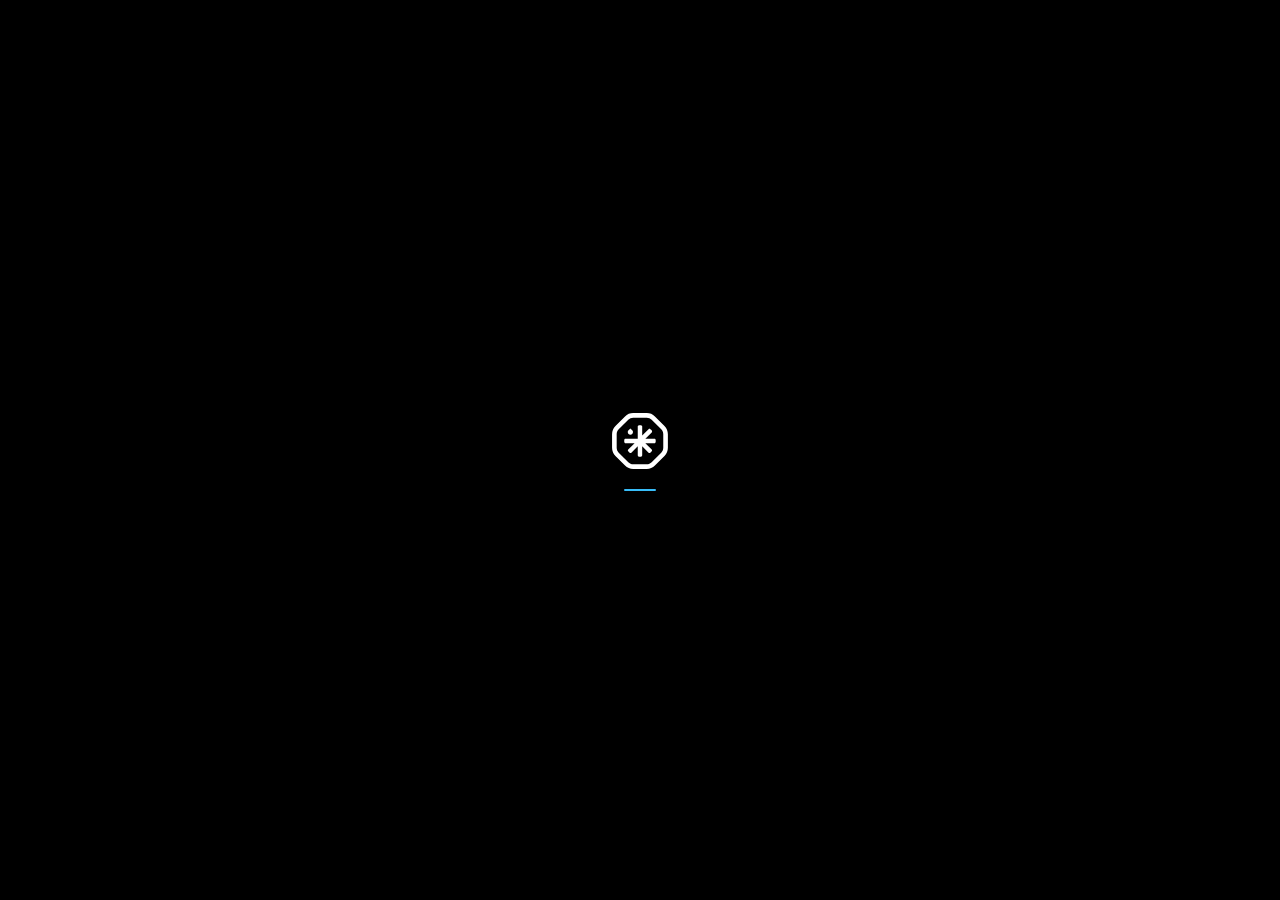
<file: index.html>
<!DOCTYPE html>
<html lang="en">
<head>
    <meta charset="UTF-8">
    <meta name="viewport" content="width=device-width, initial-scale=1.0, user-scalable=no">
    <meta name="apple-mobile-web-app-capable" content="yes">
    <meta name="mobile-web-app-capable" content="yes">
    <meta name="theme-color" content="#000000">
    <meta http-equiv="Cache-Control" content="no-cache, no-store, must-revalidate">
    <meta http-equiv="Pragma" content="no-cache">
    <meta http-equiv="Expires" content="0">
    <title>AIS01 Camera</title>
    <link rel="icon" type="image/svg+xml" href="waterplan-icon.svg">
    <link rel="apple-touch-icon" href="waterplan-icon-maskable-192.png">
    <link rel="manifest" href="manifest.json">
    <style>
        /* The entry door. Self-contained so the calibration stylesheets stay
           untouched — this screen belongs to neither tunnel. */
        #job-chooser {
            display: flex; flex-direction: column; align-items: stretch; justify-content: flex-start; gap: 0;
            width: 100%; max-width: 420px; padding: 40px 24px 56px;
        }
        .job-head { margin-bottom: 8px; }
        .job-title {
            margin: 0; color: #f1f5f9;
            font-size: 34px; font-weight: 700; line-height: 1.1; letter-spacing: -0.6px;
        }
        .job-lead { margin: 10px 0 0; color: #a8b3bf; font-size: 17px; line-height: 1.4; }
        .job-device {
            position: relative; margin: 8px 0 44px;
            display: flex; flex-direction: column; align-items: center; gap: 10px;
        }
        .job-device::before {
            content: ''; position: absolute; left: 50%; top: 42%;
            width: 100%; aspect-ratio: 1; transform: translate(-50%, -50%);
            background: radial-gradient(closest-side, rgba(94, 234, 212, 0.22), rgba(94, 234, 212, 0.06) 55%, transparent);
            pointer-events: none;
        }
        .job-device::after {
            content: ''; position: absolute; left: 50%; top: 79%;
            width: 90%; height: 28px; transform: translate(-50%, -50%);
            background: radial-gradient(closest-side, rgba(94, 234, 212, 0.25), transparent);
            pointer-events: none;
        }
        .job-device-drawing { position: relative; display: block; width: 92%; height: auto; color: #e2e8f0; }
        .job-accent { stroke: #5eead4; }
        .job-accent-fill { fill: #5eead4; stroke: none; }
        .job-device-name { position: relative; display: flex; flex-direction: column; align-items: center; gap: 8px; }
        .job-brand-name { color: #f1f5f9; font-size: 22px; font-weight: 700; letter-spacing: 0.3px; }
        .job-network {
            padding: 3px 14px; border: 1px solid #3b4752; border-radius: 999px;
            color: #a8b3bf; font-size: 13px; font-weight: 600;
        }
        .job-actions { display: flex; flex-direction: column; gap: 14px; }
        /*
         * These read as panels unless they are given the two things a phone
         * uses to tell a button from a box: a surface that sits above the page
         * rather than in it, and something on the right that says it leads
         * somewhere. Flat cards on a dark background are indistinguishable from
         * the information panels this app is otherwise full of.
         */
        .job-btn {
            position: relative;
            width: 100%; padding: 18px 44px 18px 18px;
            display: flex; align-items: center; gap: 16px;
            border: 1px solid #2c3640; border-radius: 16px;
            background: #151c22; color: #f1f5f9; text-align: left;
            box-shadow: inset 0 1px 0 rgba(255,255,255,0.05), 0 2px 10px rgba(0,0,0,0.4);
            -webkit-tap-highlight-color: transparent;
            transition: transform 160ms ease, background-color 160ms ease, border-color 160ms ease, box-shadow 160ms ease;
        }
        .job-btn::after {
            content: '›';
            position: absolute; right: 18px; top: 50%; transform: translateY(-54%);
            color: #a8b3bf; font-size: 28px; line-height: 1;
        }
        /* Pressed = down: the shadow goes away, the surface darkens. */
        .job-btn:active, .job-btn.is-pressed {
            background: #12302f; border-color: #5eead4; transform: scale(0.97);
            box-shadow: 0 0 0 4px rgba(94, 234, 212, 0.18), 0 0 24px rgba(94, 234, 212, 0.25);
            transition-duration: 60ms;
        }
        .job-btn:active .job-btn-icon, .job-btn.is-pressed .job-btn-icon { background: #5eead4; color: #0b1a19; }
        .job-btn:active::after, .job-btn.is-pressed::after { color: #5eead4; }
        @media (prefers-reduced-motion: reduce) { .job-btn { transition: none; } .job-btn:active, .job-btn.is-pressed { transform: none; } }
        .job-btn:focus-visible { outline: 2px solid #5eead4; outline-offset: 2px; }
        .job-btn-icon {
            flex-shrink: 0; width: 56px; height: 56px; border-radius: 14px;
            display: flex; align-items: center; justify-content: center;
            background: #1c3134; border: 1px solid #2b4a4a; color: #5eead4;
        }
        .job-btn-text { display: flex; flex-direction: column; gap: 4px; }
        .job-btn-main { font-size: 18px; font-weight: 700; }
        .job-btn-sub { color: #a8b3bf; font-size: 14px; line-height: 1.35; }
        .job-back {
            align-self: flex-start; margin-bottom: 10px; padding: 6px 2px;
            background: none; border: none; color: #64748b; font-size: 13px;
        }
        .app-version-line {
            margin-top: 18px; font-size: 11px; color: #475569;
            font-family: ui-monospace, Menlo, monospace; text-align: center;
        }
        /* Pinned to the bottom of the screen rather than trailing the buttons:
           it must be findable without being part of the choice. Hidden with the
           door, since a fixed child of a hidden parent is hidden too. */
        #job-chooser .app-version-line {
            position: fixed; left: 0; right: 0; bottom: 14px;
            margin-top: 0; text-align: center;
        }
    </style>
    <script>
    // Cache-bust: append timestamp to CSS/JS so browser always fetches fresh
    var v = Date.now();
    document.write('<link rel="stylesheet" href="styles/base.css?v=' + v + '">');
    document.write('<link rel="stylesheet" href="styles/layout.css?v=' + v + '">');
    document.write('<link rel="stylesheet" href="styles/components.css?v=' + v + '">');
    document.write('<link rel="stylesheet" href="styles/overlays.css?v=' + v + '">');
    </script>
</head>
<body>
    <!-- Splash screen (inline styles — no external CSS dependency) -->
    <div id="splash" style="position:fixed;inset:0;z-index:100;background:#000;display:flex;flex-direction:column;align-items:center;justify-content:center;gap:16px;">
        <svg width="64" height="64" viewBox="0 0 236 236" xmlns="http://www.w3.org/2000/svg">
            <g transform="translate(15 15)">
                <path fill="#fff" d="M74.3 76.9c3.7-3.7 3.7-9.8 0-13.6l-6.8-6.8-6.8 6.8c-3.7 3.7-3.7 9.8 0 13.6 3.8 3.8 9.9 3.8 13.6 0"/>
                <path fill="#fff" d="M158 12.5C150 4.4 139.3 0 127.9 0h-50c-11.3 0-22 4.4-30.1 12.5L12.5 47.8C4.4 55.9 0 66.5 0 77.9v50C0 139.3 4.4 150 12.5 158l35.3 35.3c8 8 18.7 12.5 30.1 12.5h50c11.4 0 22.1-4.4 30.1-12.5l35.3-35.3c8-8 12.5-18.7 12.5-30.1v-50c0-11.4-4.4-22.1-12.5-30.1zm30.8 115.4c0 6.8-2.7 13.3-7.5 18.1L146 181.3c-4.8 4.8-11.3 7.5-18.1 7.5h-50c-6.8 0-13.3-2.7-18.1-7.5L24.5 146c-4.8-4.8-7.5-11.3-7.5-18.1v-50c0-6.8 2.7-13.3 7.5-18.1l35.3-35.3c4.8-4.8 11.3-7.5 18.1-7.5h50c6.8 0 13.3 2.7 18.1 7.5l35.3 35.3c4.8 4.8 7.5 11.3 7.5 18.1z"/>
                <path fill="#fff" d="M156 94.7h-33.3l23.5-23.5c1.8-1.8 1.9-4.7.2-6.6-.8-.9-1.7-1.8-2.5-2.7-.9-.9-1.8-1.7-2.7-2.5-1.9-1.7-4.8-1.6-6.6.2l-23.5 23.5V49.8c0-2.5-2-4.6-4.5-4.8-2.4-.2-5-.2-7.4 0-2.5.2-4.5 2.3-4.5 4.8v44.9H49.8c-2.5 0-4.6 2-4.8 4.5-.1 1.2-.1 2.5-.1 3.7s0 2.5.1 3.7c.2 2.5 2.3 4.5 4.8 4.5h33.3l-23.5 23.5c-1.8 1.8-1.9 4.7-.2 6.6.8.9 1.7 1.8 2.5 2.7.9.9 1.8 1.7 2.7 2.5 1.9 1.7 4.8 1.6 6.6-.2l23.5-23.5V156c0 2.5 2 4.6 4.5 4.8s4.9.2 7.4 0 4.5-2.3 4.5-4.8v-33.3l23.5 23.5c1.8 1.8 4.7 1.9 6.6.2.9-.8 1.8-1.7 2.7-2.5.9-.9 1.7-1.8 2.5-2.7 1.7-1.9 1.6-4.8-.2-6.6l-23.5-23.5H156c2.5 0 4.6-2 4.8-4.5.1-1.2.1-2.4.1-3.7 0-1.2 0-2.5-.1-3.7-.2-2.5-2.3-4.5-4.8-4.5"/>
            </g>
        </svg>
        <div style="width:32px;height:2px;border-radius:1px;background:rgba(56,189,248,0.15);overflow:hidden;">
            <div style="width:100%;height:100%;background:#38bdf8;animation:splash-load 1.2s ease-in-out infinite;transform-origin:left;">
            </div>
        </div>
        <style>@keyframes splash-load{0%{transform:scaleX(0)}50%{transform:scaleX(1)}100%{transform:scaleX(0);transform-origin:right}}</style>
    </div>

    <!-- Top status bar. Hidden here rather than by the script that opens the
         door, because the script runs after a module import and the bar would
         be painted, then removed — a flicker on every launch. The calibration
         tunnel turns it back on as it opens. -->
    <header id="topbar" style="display:none;">
        <div id="status-dot"></div>
        <div id="stats">Disconnected</div>
        <button id="btn-stop" onclick="stopConnection()" aria-label="Disconnect">
            <svg width="13" height="13" viewBox="0 0 16 16" fill="none" style="vertical-align:-1px;margin-right:4px;"><path d="M1.138.195a.667.667 0 1 0-.943.943l14.667 14.667a.667.667 0 1 0 .943-.943l-4.637-4.636a4 4 0 0 0 .997-.728l2-2 .008-.008a4 4 0 0 0-5.656-5.656l-.007.007-1.147 1.14a.667.667 0 0 0 .94.945L9.446 2.79a2.667 2.667 0 0 1 3.772 3.77l-1.996 1.995a2.7 2.7 0 0 1-1.07.654L3.635 2.693l-.02-.021zm2.145 6.859a.667.667 0 1 1 .943.943L2.782 9.44a2.667 2.667 0 0 0 3.77 3.77l1.137-1.135a.667.667 0 0 1 .942.943l-1.14 1.14-.008.008A4 4 0 0 1 1.827 8.51z" fill="currentColor"/></svg>Disconnect
        </button>
        <button id="btn-menu" class="icon-btn" onclick="toggleDrawer()" aria-label="Menu">
            <svg width="22" height="22" viewBox="0 0 24 24" fill="none" stroke="currentColor" stroke-width="2" stroke-linecap="round"><line x1="3" y1="6" x2="21" y2="6"/><line x1="3" y1="12" x2="21" y2="12"/><line x1="3" y1="18" x2="21" y2="18"/></svg>
        </button>
    </header>

    <!-- Camera viewer (fills screen) -->
    <main id="viewer">
        <!-- Mode title (floating over viewer, top) -->
        <style>
            @keyframes ar-fade-in { from { opacity:0; transform:translateY(-4px); } to { opacity:1; transform:translateY(0); } }
            .ar-glow { text-shadow: 0 0 12px rgba(56,189,248,0.4), 0 0 24px rgba(56,189,248,0.15); }
            .ar-text { animation: ar-fade-in 0.4s ease-out; }
            .ar-dim { text-shadow: 0 0 8px rgba(56,189,248,0.2); animation: ar-fade-in 0.5s ease-out; }
            .ar-separator { background: linear-gradient(90deg, transparent, rgba(56,189,248,0.15), transparent); height:1px; margin:6px auto; width:60%; }
        </style>
        <div id="mode-title" class="mode-title-container">
            <div id="mode-title-name" class="mode-title-name ar-glow ar-text"></div>
            <div class="mode-title-sep"></div>
            <div id="mode-title-desc" class="mode-title-desc ar-dim"></div>
        </div>
        <img id="cam" />
        <canvas id="overlay-canvas"></canvas>
        <canvas id="calib-canvas"></canvas>
        <!-- Digit picker -->
        <div id="digit-picker" class="viewer-overlay viewer-overlay--tall" style="display:none;">
            <div class="hint-inner">
                <div class="hint-title">1. Select number of digits</div>
                <div class="hint-subtitle">How many digit windows does the meter have?</div>
                <div id="digit-options" class="digit-options"></div>
            </div>
        </div>
        <!-- Calibration ROI hint -->
        <div id="calib-hint" class="viewer-overlay viewer-overlay--tall" style="display:none;">
            <div class="hint-inner">
                <div class="hint-title">2. Align ROI with meter digits and apply calibration</div>
                <div class="hint-subtitle">Match the selector edges tightly to the digit borders</div>
                <div id="calib-hint-svg" style="display:flex; justify-content:center;"></div>
            </div>
        </div>
        <!-- Installation hint -->
        <div id="install-hint" class="viewer-overlay viewer-overlay--tall" style="display:none;">
            <div class="hint-inner hint-inner--padded">
                <div class="hint-title" style="padding-left:0;">Position camera over the meter</div>
                <div class="hint-desc">Center all digit windows in the frame. Use <span class="hint-desc-hl">Full Image</span> to verify, then <span class="hint-desc-hl">ROI</span> to preview the reading area.</div>
            </div>
        </div>
        <!-- Settings hint -->
        <div id="settings-hint" class="viewer-overlay viewer-overlay--tall" style="display:none;">
            <div class="hint-inner hint-inner--padded">
                <div class="hint-title" style="padding-left:0;">Adjust camera sensor settings</div>
                <div class="hint-desc"><span class="hint-desc-hl">Brightness</span> sets exposure target. <span class="hint-desc-hl">Max Gain</span> limits amplification in low light. <span class="hint-desc-hl">AE Speed</span> controls adaptation speed.</div>
            </div>
        </div>
        <!-- Calibration in-progress -->
        <div id="calib-progress" class="viewer-overlay viewer-overlay--tall viewer-overlay--progress" style="display:none;">
            <div class="calib-progress-inner">
                <div class="calib-progress-title">Applying calibration...</div>
                <div class="setup-ring-wrap calib-progress-ring">
                    <div class="calib-progress-spinner"></div>
                </div>
                <div id="calib-progress-status" class="calib-progress-status">Sending ROI data to device...</div>
            </div>
        </div>
        <!-- Coordinates picker -->
        <div id="coords-picker" class="viewer-overlay" style="display:none; padding:20px 12px 16px; text-align:center;">
            <div class="picker-title">Calibration Coordinates</div>
            <div id="coords-display" class="coords-display"></div>
        </div>
        <!-- Calibration confirm -->
        <div id="confirm-picker" class="viewer-overlay" style="display:none; padding:20px 0 16px; text-align:center;">
            <div class="picker-title">Apply calibration to device?</div>
            <div class="picker-subtitle">This will update the camera ROI settings</div>
            <div class="picker-actions">
                <button id="confirm-help" class="picker-btn-help" onclick="showCalibHintFromConfirm()">?</button>
                <button id="confirm-no" class="picker-btn-cancel">Cancel</button>
                <button id="confirm-yes" class="picker-btn-confirm">Confirm</button>
            </div>
        </div>
        <!-- Calibration positioning hint (shown on first rect move) -->
        <div id="connect-screen">
            <!--
              Phase 0: which DEVICE is in your hand, before anything else.

              These are not two views of one product. They are two different
              devices running two different firmwares: a camera on our custom
              build (AT+INSTALL, AT+SETROI), and a node on Dragino v1.3
              (AT+CERTMOD, AT+CFG). The two are never used at the same time.

              Asking "how do you connect" first let someone land in a flow
              waiting for banners their unit will never print. Transport cannot
              be the discriminator anyway — Bluetooth serves both.

              So each card names its job, with one line saying what is inside
              it: the camera card holds calibration and the firmware update.
            -->
            <div id="job-chooser">
                <header class="job-head">
                    <h1 class="job-title">Set up your sensor</h1>
                    <p class="job-lead">Pick the part you want to work on.</p>
                </header>
                <figure class="job-device">
                    <svg class="job-device-drawing" viewBox="-20 -36 134 134" fill="none" stroke="currentColor" stroke-width="1.5" stroke-linecap="round" stroke-linejoin="round" aria-hidden="true">
                        <path d="M64 80c0 8-8 9-20 8s-22-4-22-14V52"/>
                        <rect x="38" y="34" width="52" height="38" rx="4" fill="#000"/>
                        <path d="M44 34v-3h40v3M44 72v3h40v-3"/>
                        <circle cx="42.5" cy="38.5" r="1.2"/>
                        <circle cx="85.5" cy="38.5" r="1.2"/>
                        <circle cx="42.5" cy="67.5" r="1.2"/>
                        <circle cx="85.5" cy="67.5" r="1.2"/>
                        <circle cx="47" cy="46" r="2"/>
                        <path d="M48 52h7l3 3v11H48z"/>
                        <rect x="71" y="-24" width="4" height="58" rx="2" fill="#000"/>
                        <path class="job-accent" d="M79 -23a7 7 0 0 1 0 10M83 -27a12 12 0 0 1 0 18M67 -23a7 7 0 0 0 0 10M63 -27a12 12 0 0 0 0 18"/>
                        <rect x="60" y="75" width="8" height="5" rx="1"/>
                        <rect x="10" y="30" width="22" height="22" rx="6" fill="#000"/>
                        <circle cx="18" cy="38" r="3.5"/>
                        <circle class="job-accent-fill" cx="18" cy="38" r="1.3"/>
                        <circle class="job-accent-fill" cx="25.5" cy="37" r="1.2"/>
                        <circle cx="25.5" cy="41" r="1.2"/>
                    </svg>
                    <figcaption class="job-device-name">
                        <span class="job-brand-name">AIS01-CB</span>
                        <span class="job-network">LTE-M</span>
                    </figcaption>
                </figure>
                <div class="job-actions">
                    <button id="job-calibrate" class="job-btn">
                        <span class="job-btn-icon">
                            <svg viewBox="0 0 24 24" width="24" height="24" fill="none" stroke="currentColor" stroke-width="1.8" stroke-linecap="round" stroke-linejoin="round" aria-hidden="true">
                                <path d="M4 8h3l1.5-2h7L17 8h3a1 1 0 0 1 1 1v9a1 1 0 0 1-1 1H4a1 1 0 0 1-1-1V9a1 1 0 0 1 1-1z"/>
                                <circle cx="12" cy="13" r="3.5"/>
                            </svg>
                        </span>
                        <span class="job-btn-text">
                            <span class="job-btn-main">Camera setup</span>
                            <span class="job-btn-sub">Camera tools and settings.</span>
                        </span>
                    </button>
                    <button id="job-provision" class="job-btn">
                        <span class="job-btn-icon">
                            <svg viewBox="0 0 24 24" width="24" height="24" fill="none" stroke="currentColor" stroke-width="1.8" stroke-linecap="round" aria-hidden="true">
                                <path d="M4 7h16M4 12h16M4 17h16"/>
                                <circle cx="9" cy="7" r="2" fill="#1c3134"/>
                                <circle cx="15" cy="12" r="2" fill="#1c3134"/>
                                <circle cx="10" cy="17" r="2" fill="#1c3134"/>
                            </svg>
                        </span>
                        <span class="job-btn-text">
                            <span class="job-btn-main">Configure node</span>
                            <span class="job-btn-sub">Manage device settings.</span>
                        </span>
                    </button>
                </div>
                <!--
                  Not for the person holding the phone: for us. It is how we
                  find out whether what we just shipped is what they are
                  running, so it has to be present and has to be ignorable —
                  which is the bottom of the screen, and nowhere else.
                -->
                <span id="app-version-job" class="app-version-line"></span>
            </div>

            <!-- Phase 1: Choose connection method. Hidden until the job is
                 picked; every existing show/hide of this element still works,
                 because by the time they run the job is already chosen. -->
            <div id="connect-chooser" style="display:none;">
                <button id="job-back" class="job-back">← back</button>
                <button id="big-btn" class="connect-btn connect-btn-primary" onclick="toggleConnection()">Calibrate camera</button>
                <button id="ota-btn" class="connect-btn connect-btn-secondary">Update firmware</button>
                <p id="message" style="display:none;"></p>
                <!--
                  Filled from modules/version.js after the modules load. If this
                  stays empty, the shell rendered but the modules did not — which
                  is itself the answer to "why does this look old?".
                -->
                <p id="app-version" style="margin-top:18px;font-size:11px;color:#475569;font-family:ui-monospace,Menlo,monospace;text-align:center;"></p>
            </div>

            <div id="ota-panel" class="ota-panel">
                <button id="ota-back" class="job-back">← back</button>
                <div class="ota-title">Update firmware over USB</div>
                <div class="ota-subtitle">Camera chip (Himax WE-I) through the USB converter</div>
                <div id="ota-presets" class="ota-presets"></div>
                <div class="ota-or">Or pick files</div>
                <label class="ota-file">
                    <span class="ota-file-label">layout.bin</span>
                    <span id="ota-layout-name" class="ota-file-name">Choose file</span>
                    <input id="ota-layout" type="file">
                </label>
                <label class="ota-file">
                    <span class="ota-file-label">output.img</span>
                    <span id="ota-image-name" class="ota-file-name">Choose file</span>
                    <input id="ota-image" type="file">
                </label>
                <div id="ota-parts" class="ota-parts"></div>
                <button id="ota-start" class="connect-btn connect-btn-primary" disabled>Update</button>
                <div class="ota-progress"><div id="ota-bar" class="ota-bar"></div></div>
                <p id="ota-status" class="ota-status"></p>
            </div>

            <!-- USB session ended screen -->
            <div id="usb-end-panel" class="usb-end-panel">
                <div class="usb-end-header">
                    <div class="usb-end-icon">
                        <svg width="28" height="28" viewBox="0 0 24 24" fill="none" stroke="#64748b" stroke-width="1.5" stroke-linecap="round" stroke-linejoin="round">
                            <path d="M18.36 6.64a9 9 0 1 1-12.73 0"/><line x1="12" y1="2" x2="12" y2="12"/>
                        </svg>
                    </div>
                    <div class="usb-end-title">Session Ended</div>
                    <div class="usb-end-subtitle">USB disconnected</div>
                </div>
                <div class="usb-end-actions">
                    <button id="usb-end-copy" class="usb-end-btn usb-end-btn--copy">Copy logs</button>
                    <button id="usb-end-back" class="usb-end-btn usb-end-btn--back">Back to main</button>
                </div>
            </div>

            <!-- Phase 1.5b: USB connect hint -->
            <div id="usb-hint" class="connect-hint">
                <div class="connect-hint-illustration">
                    <svg width="250" height="500" viewBox="0 0 140 280" xmlns="http://www.w3.org/2000/svg" role="img" aria-label="Connect USB cable">
                        <style>
                            .uv{stroke:#334155;stroke-width:1.5;fill:none;stroke-linecap:round;stroke-linejoin:round}
                            .ut{stroke:#475569;stroke-width:.75;fill:none;opacity:.5;stroke-linecap:round;stroke-linejoin:round}
                            .uh{stroke:#38bdf8;stroke-width:1.2;fill:none;opacity:.6;stroke-linecap:round}
                            .up{stroke:#38bdf8;stroke-width:1;fill:none;opacity:0;transform-box:fill-box;transform-origin:center;animation:uPulse 1.5s ease-out infinite}
                            @keyframes uPulse{0%{opacity:.4;transform:scale(.9)}50%{opacity:.8;transform:scale(1.05)}100%{opacity:.4;transform:scale(.9)}}
                        </style>
                        <!-- Device enclosure (top) -->
                        <rect class="uv" x="30" y="8" width="80" height="130" rx="10" ry="10"/>
                        <rect class="ut" x="40" y="18" width="60" height="110" rx="4" ry="4"/>
                        <!-- Camera lens -->
                        <circle class="ut" cx="70" cy="55" r="12"/>
                        <circle class="uv" cx="70" cy="55" r="6"/>
                        <!-- USB port on device -->
                        <rect class="uh" x="56" y="130" width="28" height="10" rx="2" ry="2"/>
                        <!-- Cable -->
                        <path class="uh" d="M70 140 L70 180" stroke-dasharray="4 3"/>
                        <!-- USB connector (animated) -->
                        <g>
                            <rect class="up" x="54" y="178" width="32" height="16" rx="3" ry="3"/>
                            <rect x="54" y="178" width="32" height="16" rx="3" ry="3" stroke="#38bdf8" stroke-width="1.2" fill="rgba(56,189,248,0.08)"/>
                            <rect x="60" y="182" width="6" height="8" rx="1" fill="rgba(56,189,248,0.3)"/>
                            <rect x="74" y="182" width="6" height="8" rx="1" fill="rgba(56,189,248,0.3)"/>
                        </g>
                        <!-- Arrow pointing up (plug in) -->
                        <path d="M70 210 L70 198" stroke="#38bdf8" stroke-width="1" stroke-linecap="round" opacity="0.5"/>
                        <path d="M65 203 L70 197 L75 203" stroke="#38bdf8" stroke-width="1" stroke-linecap="round" stroke-linejoin="round" fill="none" opacity="0.5"/>
                        <!-- Label -->
                        <text x="70" y="235" text-anchor="middle" fill="#94a3b8" font-family="-apple-system,sans-serif" font-size="11" font-weight="500">Connect USB probe</text>
                        <text x="70" y="252" text-anchor="middle" fill="#64748b" font-family="-apple-system,sans-serif" font-size="9">to camera FTDI port</text>
                    </svg>
                </div>
                <div class="pulse-dot-wrap"><div class="pulse-dot"></div></div>
            </div>

            <!-- Phase 1.5: Device reset hint -->
            <div id="reset-hint" class="connect-hint">
                <div class="connect-hint-illustration">
                    <svg width="140" height="340" viewBox="0 0 140 340" xmlns="http://www.w3.org/2000/svg" role="img" aria-labelledby="iot-reset-title">
                        <title id="iot-reset-title">IoT sensor node — press RESET</title>
                        <style>
                            .dv{stroke:#334155;stroke-width:1.5;fill:none;stroke-linecap:round;stroke-linejoin:round}
                            .dt{stroke:#475569;stroke-width:.75;fill:none;opacity:.5;stroke-linecap:round;stroke-linejoin:round}
                            .hi{stroke:#38bdf8;stroke-width:1;fill:none;opacity:.5;stroke-linecap:round;stroke-linejoin:round}
                            .rl{fill:#ef4444;opacity:.9;font-family:-apple-system,sans-serif;font-size:8px;font-weight:600;letter-spacing:.5px}
                            #reset-btn-svg{stroke:#ef4444;stroke-width:1.2;fill:rgba(239,68,68,.18);transform-box:fill-box;transform-origin:center;animation:rB 1.2s ease-in-out infinite}
                            .rp{stroke:#ef4444;stroke-width:1;fill:none;opacity:0;transform-box:fill-box;transform-origin:center;animation:rP 1.2s ease-out infinite}
                            .pi{stroke:#ef4444;stroke-width:1;fill:none;opacity:.75;stroke-linecap:round;animation:pI 1.2s ease-in-out infinite}
                            @keyframes rB{0%,100%{opacity:.6;transform:scale(1)}50%{opacity:1;transform:scale(1.1)}}
                            @keyframes rP{0%{opacity:.5;transform:scale(.8)}70%,100%{opacity:0;transform:scale(2)}}
                            @keyframes pI{0%,100%{opacity:.3;transform:translateY(-1px)}50%{opacity:.9;transform:translateY(2px)}}
                            @media(prefers-reduced-motion:reduce){#reset-btn-svg,.rp,.pi{animation:none}}
                        </style>
                        <g aria-hidden="true">
                            <!-- Antenna — long, straight, centered top -->
                            <rect class="dv" x="64" y="4" width="12" height="100" rx="6" ry="6"/>
                            <line class="dt" x1="64" y1="25" x2="76" y2="25"/>
                            <line class="dt" x1="64" y1="45" x2="76" y2="45"/>
                            <line class="dt" x1="64" y1="65" x2="76" y2="65"/>
                            <!-- Antenna base -->
                            <rect class="dv" x="58" y="100" width="24" height="12" rx="4" ry="4"/>
                            <!-- Enclosure — tall rectangle, rounded corners -->
                            <rect class="dv" x="20" y="112" width="100" height="168" rx="12" ry="12"/>
                            <!-- Screws (4 corners) -->
                            <circle class="dv" cx="34" cy="126" r="5"/><circle class="dt" cx="34" cy="126" r="1.5"/>
                            <circle class="dv" cx="106" cy="126" r="5"/><circle class="dt" cx="106" cy="126" r="1.5"/>
                            <circle class="dv" cx="34" cy="266" r="5"/><circle class="dt" cx="34" cy="266" r="1.5"/>
                            <circle class="dv" cx="106" cy="266" r="5"/><circle class="dt" cx="106" cy="266" r="1.5"/>
                            <!-- Internal line (lid seam) -->
                            <rect class="dt" x="30" y="134" width="80" height="138" rx="4" ry="4"/>
                            <!-- Push button (RESET) — animated -->
                            <circle class="rp" cx="70" cy="178" r="7"/>
                            <circle id="reset-btn-svg" cx="70" cy="178" r="7"/>
                            <path class="pi" d="M70 160V168"/><path class="pi" d="M66 165L70 169L74 165"/>
                            <text class="rl" x="82" y="181">RST</text>
                            <!-- LED indicator -->
                            <circle class="hi" cx="70" cy="203" r="3"/>
                            <!-- Bottom piece (valve/connector) -->
                            <rect class="dv" x="45" y="280" width="50" height="28" rx="4" ry="4"/>
                            <line class="dv" x1="55" y1="280" x2="55" y2="308"/>
                            <line class="dv" x1="85" y1="280" x2="85" y2="308"/>
                            <circle class="dt" cx="70" cy="294" r="4"/>
                            <!-- Side mounting tabs -->
                            <path class="dv" d="M20 180H14C11 180 9 178 9 175C9 172 11 170 14 170H20"/>
                            <path class="dv" d="M120 180H126C129 180 131 178 131 175C131 172 129 170 126 170H120"/>
                        </g>
                    </svg>
                </div>
                <div class="connect-hint-label">Press the RESET button</div>
                <div class="connect-hint-sublabel">The device will appear in the scan dialog</div>
                <div class="pulse-dot-wrap"><div class="pulse-dot"></div></div>
                <style>@keyframes pulse-dot{0%,100%{opacity:.3;transform:scale(1)}50%{opacity:1;transform:scale(1.5)}}</style>
            </div>

            <!-- Phase 2: BLE setup progress (shown after clicking Connect via Bluetooth) -->
            <div id="setup-panel" style="display:none; width:100%; max-width:500px; padding:0 20px; flex-direction:column; height:100%;">

                <style>
                    /* ── Setup panel: Apple-style animated ring ── */
                    .setup-ring-wrap {
                        position:relative; width:72px; height:72px; margin:0 auto 16px;
                    }
                    .setup-ring {
                        width:72px; height:72px; border-radius:50%;
                        border:2.5px solid rgba(56,189,248,0.12);
                        position:relative;
                    }
                    .setup-ring::before {
                        content:''; position:absolute; inset:-2.5px; border-radius:50%;
                        border:2.5px solid transparent; border-top-color:#38bdf8;
                        animation:setup-spin 1.2s linear infinite;
                    }
                    .setup-ring[data-state="connected"]::before { border-top-color:#22c55e; animation:none; border-color:#22c55e; }
                    .setup-ring[data-state="streaming"]::before { border-top-color:#22c55e; animation:none; border-color:#22c55e; }
                    .setup-ring[data-state="error"]::before { border-top-color:#ef4444; animation:none; border-color:rgba(239,68,68,0.3); }
                    .setup-ring[data-state="ended"]::before { border-top-color:#64748b; animation:none; border-color:rgba(100,116,139,0.3); }
                    @keyframes setup-spin { to { transform:rotate(360deg); } }

                    .setup-ring-icon {
                        position:absolute; inset:0; display:flex; align-items:center; justify-content:center;
                        color:#38bdf8; transition:color 0.4s, opacity 0.4s;
                    }
                    .setup-ring[data-state="connected"] .setup-ring-icon,
                    .setup-ring[data-state="streaming"] .setup-ring-icon { color:#22c55e; }
                    .setup-ring[data-state="error"] .setup-ring-icon { color:#ef4444; }
                    .setup-ring[data-state="ended"] .setup-ring-icon { color:#64748b; }

                    #setup-title {
                        font-size:17px; font-weight:700; color:#e2e8f0; text-align:center;
                        transition:color 0.3s;
                    }
                    #setup-instruction {
                        font-size:12px; color:#64748b; margin-top:6px; text-align:center;
                        transition:color 0.3s;
                    }

                    /* ── Steps: refined checklist ── */
                    #setup-steps {
                        margin:20px 0 16px; padding:0 4px;
                    }
                    .setup-step {
                        display:flex; align-items:center; gap:12px;
                        padding:9px 0; font-size:13px; color:#334155;
                        border-bottom:1px solid rgba(51,65,85,0.25);
                        transition:color 0.35s, opacity 0.35s;
                    }
                    .setup-step:last-child { border-bottom:none; }
                    .setup-step .step-icon {
                        width:22px; height:22px; border-radius:50%; font-size:0;
                        display:flex; align-items:center; justify-content:center;
                        flex-shrink:0; transition:all 0.35s;
                        border:1.5px solid #1e293b; background:transparent;
                    }
                    .setup-step.active { color:#e2e8f0; }
                    .setup-step.active .step-icon {
                        border-color:#38bdf8; background:rgba(56,189,248,0.1);
                        box-shadow:0 0 8px rgba(56,189,248,0.2);
                    }
                    .setup-step.active .step-icon::after {
                        content:''; width:6px; height:6px; border-radius:50%;
                        background:#38bdf8; animation:step-pulse 1.4s ease-in-out infinite;
                    }
                    .setup-step.done { color:#94a3b8; }
                    .setup-step.done .step-icon {
                        border-color:#22c55e; background:rgba(34,197,94,0.12);
                    }
                    .setup-step.done .step-icon::after {
                        content:''; display:block; width:10px; height:10px;
                        /* CSS checkmark */
                        background:none;
                    }
                    /* SVG checkmark injected via JS — fallback is the ✓ text */

                    @keyframes step-pulse {
                        0%,100% { opacity:0.4; transform:scale(0.8); }
                        50% { opacity:1; transform:scale(1.1); }
                    }
                </style>

                <!-- Status header with animated ring -->
                <div style="text-align:center; padding:28px 0 8px;">
                    <div class="setup-ring-wrap">
                        <div class="setup-ring" id="setup-ring" data-state="waiting">
                            <div class="setup-ring-icon" id="setup-ring-icon">
                                <svg width="28" height="28" viewBox="0 0 24 24" fill="none" stroke="currentColor" stroke-width="1.5" stroke-linecap="round" stroke-linejoin="round">
                                    <path d="M6.5 6.5c3-3 8-3 11 0s3 8 0 11-8 3-11 0"/>
                                    <path d="M6.5 6.5L3 3"/>
                                    <path d="M6.5 6.5V3"/>
                                    <path d="M6.5 6.5H3"/>
                                </svg>
                            </div>
                        </div>
                    </div>
                    <div id="setup-title">Connecting to Device</div>
                    <div id="setup-instruction">Reset the device and wait...</div>
                </div>

                <!-- Step checklist -->
                <div id="setup-steps">
                    <div class="setup-step" id="step-ble">
                        <span class="step-icon"></span>
                        <span class="step-text">BLE paired successfully</span>
                    </div>
                    <div class="setup-step" id="step-reconnect">
                        <span class="step-icon"></span>
                        <span class="step-text">GATT connection established</span>
                    </div>
                    <div class="setup-step" id="step-firmware">
                        <span class="step-icon"></span>
                        <span class="step-text">Firmware boot sequence</span>
                    </div>
                    <div class="setup-step" id="step-install">
                        <span class="step-icon"></span>
                        <span class="step-text">Calibration mode active</span>
                    </div>
                    <div class="setup-step" id="step-camera-init">
                        <span class="step-icon"></span>
                        <span class="step-text">Camera powering on</span>
                    </div>
                    <div class="setup-step" id="step-camera">
                        <span class="step-icon"></span>
                        <span class="step-text">Camera streaming</span>
                    </div>
                </div>

                <!-- Reconnect hint card (shown after repeated GATT failures) -->
                <div id="reconnect-hint" class="reconnect-overlay" style="display:none;">
                    <div class="reconnect-card">
                        <div class="connect-hint-illustration" style="margin-bottom:18px;">
                            <svg width="70" height="170" viewBox="0 0 140 340" xmlns="http://www.w3.org/2000/svg" role="img" aria-label="Press RESET on the device">
                                <style>
                                    .dv2{stroke:var(--border);stroke-width:1.5;fill:none;stroke-linecap:round;stroke-linejoin:round}
                                    .dt2{stroke:var(--muted);stroke-width:.75;fill:none;opacity:.5;stroke-linecap:round;stroke-linejoin:round}
                                    #reset-btn-hint{stroke:var(--danger);stroke-width:1.2;fill:rgba(239,68,68,.18);transform-box:fill-box;transform-origin:center;animation:rBh 1.2s ease-in-out infinite}
                                    .rph{stroke:var(--danger);stroke-width:1;fill:none;opacity:0;transform-box:fill-box;transform-origin:center;animation:rPh 1.2s ease-out infinite}
                                    .pih{stroke:var(--danger);stroke-width:1;fill:none;opacity:.75;stroke-linecap:round;animation:pIh 1.2s ease-in-out infinite}
                                    .rlh{fill:var(--danger);opacity:.9;font-family:-apple-system,sans-serif;font-size:8px;font-weight:600;letter-spacing:.5px}
                                    @keyframes rBh{0%,100%{opacity:.6;transform:scale(1)}50%{opacity:1;transform:scale(1.1)}}
                                    @keyframes rPh{0%{opacity:.5;transform:scale(.8)}70%,100%{opacity:0;transform:scale(2)}}
                                    @keyframes pIh{0%,100%{opacity:.3;transform:translateY(-1px)}50%{opacity:.9;transform:translateY(2px)}}
                                </style>
                                <rect class="dv2" x="64" y="4" width="12" height="100" rx="6" ry="6"/>
                                <line class="dt2" x1="64" y1="25" x2="76" y2="25"/>
                                <line class="dt2" x1="64" y1="45" x2="76" y2="45"/>
                                <line class="dt2" x1="64" y1="65" x2="76" y2="65"/>
                                <rect class="dv2" x="58" y="100" width="24" height="12" rx="4" ry="4"/>
                                <rect class="dv2" x="20" y="112" width="100" height="168" rx="12" ry="12"/>
                                <circle class="dv2" cx="34" cy="126" r="5"/><circle class="dt2" cx="34" cy="126" r="1.5"/>
                                <circle class="dv2" cx="106" cy="126" r="5"/><circle class="dt2" cx="106" cy="126" r="1.5"/>
                                <circle class="dv2" cx="34" cy="266" r="5"/><circle class="dt2" cx="34" cy="266" r="1.5"/>
                                <circle class="dv2" cx="106" cy="266" r="5"/><circle class="dt2" cx="106" cy="266" r="1.5"/>
                                <rect class="dt2" x="30" y="134" width="80" height="138" rx="4" ry="4"/>
                                <circle class="rph" cx="70" cy="178" r="7"/>
                                <circle id="reset-btn-hint" cx="70" cy="178" r="7"/>
                                <path class="pih" d="M70 160V168"/><path class="pih" d="M66 165L70 169L74 165"/>
                                <text class="rlh" x="82" y="181">RST</text>
                                <circle class="dv2" cx="70" cy="203" r="3" stroke="var(--accent)" opacity=".5"/>
                                <rect class="dv2" x="45" y="280" width="50" height="28" rx="4" ry="4"/>
                                <line class="dv2" x1="55" y1="280" x2="55" y2="308"/>
                                <line class="dv2" x1="85" y1="280" x2="85" y2="308"/>
                                <circle class="dt2" cx="70" cy="294" r="4"/>
                                <path class="dv2" d="M20 180H14C11 180 9 178 9 175C9 172 11 170 14 170H20"/>
                                <path class="dv2" d="M120 180H126C129 180 131 178 131 175C131 172 129 170 126 170H120"/>
                            </svg>
                        </div>
                        <div style="font-size:15px; font-weight:700; color:var(--text); margin-bottom:6px;">Connection lost</div>
                        <div style="font-size:12px; color:var(--text2); line-height:1.5; text-align:center;">Press the <span style="color:var(--danger); font-weight:600;">RESET</span> button<br>on the device</div>
                    </div>
                </div>

                <!-- Bottom actions (back to main, etc.) -->
                <div id="setup-bottom-actions" style="padding:12px 0; display:none;"></div>
            </div>

            <!-- Skeleton transition -->
            <div id="skeleton-transition" class="skeleton-transition" style="display:none;">
                <div class="skel-title-area">
                    <div class="skel-bar" style="width:140px; height:12px; margin:0 auto;"></div>
                </div>
                <div class="skel-camera-area">
                    <div class="skel-bar skel-camera-placeholder"></div>
                </div>
                <div class="skel-mode-area">
                    <div class="skel-btn-row">
                        <div class="skel-btn-placeholder"></div>
                        <div class="skel-btn-placeholder"></div>
                    </div>
                </div>
                <div class="skel-tabs">
                    <div class="skel-tab"><div class="skel-bar skel-tab-icon"></div></div>
                    <div class="skel-tab"><div class="skel-bar skel-tab-icon"></div></div>
                    <div class="skel-tab"><div class="skel-bar skel-tab-icon"></div></div>
                </div>
            </div>
        </div>
    </main>

    <!-- Mode-specific content area (visible when connected) -->
    <div id="mode-area">
        <!-- Installation panel -->
        <div id="panel-validate" class="mode-panel active">
            <div class="panel-btn-row">
                <button class="seg-btn active panel-btn" id="btnFullPanel" onclick="switchImageMode('FULL')"><span class="panel-btn-label">Select Full Image</span></button>
                <button class="seg-btn panel-btn" id="btnROIPanel" onclick="switchImageMode('ROI')"><span class="panel-btn-label">Select ROI Image</span></button>
                <button class="seg-btn panel-btn btn-led" id="btnLEDPanel" onclick="toggleLED()" aria-label="Camera light"><span class="panel-btn-label">Light Off</span></button>
            </div>
        </div>
        <!-- Calibrate panel -->
        <div id="panel-calibrate" class="mode-panel">
            <div id="calib-reading" style="padding:4px 0 6px;">
                <span id="calib-reading-label" style="font-size:9px; color:var(--muted); text-transform:uppercase; letter-spacing:.5px;">AI Reading</span>
                <span id="calib-ai-value" style="font-size:28px;">--</span>
            </div>
            <div id="calib-controls" class="panel-btn-row">
                <button id="btn-digit-picker" class="panel-btn" onclick="cycleDigits(event)">
                    <span id="digit-btn-label" class="panel-btn-label">6 Digits</span>
                </button>
                <button id="btn-coords-picker" class="panel-btn" onclick="toggleCoordsPicker(event)">
                    <span class="panel-btn-label">View</span>
                    <span class="panel-btn-label">Coordinates</span>
                </button>
                <button id="btn-calibrate" class="panel-btn" onclick="showCalibConfirm(event)" disabled>
                    <span class="panel-btn-label">Apply</span>
                    <span class="panel-btn-label">Calibration</span>
                </button>
                <button id="btnLEDCalib" class="seg-btn panel-btn btn-led" onclick="toggleLED()" aria-label="Camera light">
                    <span class="panel-btn-label">Light Off</span>
                </button>
            </div>
        </div>
        <!-- Settings panel -->
        <div id="panel-settings" class="mode-panel">
            <div class="settings-body">
                <div id="calib-coords" style="display:none;"></div>
                <div class="sensor-ctrl">
                    <span class="ctrl-label">Brightness</span>
                    <div class="ctrl-row">
                        <button class="ctrl-btn" disabled>&minus;</button>
                        <span class="ctrl-val" id="ctrl-val-AE_TARGET">100</span>
                        <button class="ctrl-btn" disabled>+</button>
                    </div>
                </div>
                <div class="sensor-ctrl">
                    <span class="ctrl-label">Max Gain</span>
                    <div class="ctrl-row">
                        <button class="ctrl-btn" disabled>&minus;</button>
                        <span class="ctrl-val" id="ctrl-val-MAX_AGAIN">4</span>
                        <button class="ctrl-btn" disabled>+</button>
                    </div>
                </div>
                <div class="sensor-ctrl">
                    <span class="ctrl-label">AE Speed</span>
                    <div class="ctrl-row">
                        <button class="ctrl-btn" disabled>&minus;</button>
                        <span class="ctrl-val" id="ctrl-val-T_DAMPING">32</span>
                        <button class="ctrl-btn" disabled>+</button>
                    </div>
                </div>
                <!-- Advanced register access -->
                <details class="adv-section">
                    <summary>Advanced</summary>
                    <div class="field-row">
                        <label>Addr</label>
                        <input type="text" id="advRegAddr" value="0x0000" maxlength="6" placeholder="0x0000">
                    </div>
                    <div class="field-row">
                        <label>Value</label>
                        <input type="text" id="advRegVal" value="0x00" maxlength="4" placeholder="0x00">
                    </div>
                    <div class="adv-btns">
                        <button class="drawer-btn" onclick="onAdvancedReadRegister()">Read</button>
                        <button class="drawer-btn" onclick="onWriteRegister()">Write</button>
                    </div>
                </details>
                <div class="wip-notice">
                    <small class="wip-badge">WIP</small> Stepper controls pending hardware verification
                </div>
            </div>
        </div>
    </div>

    <!-- Mode selector strip (visible when connected) -->
    <nav id="mode-selector">
        <button class="mode-tab active" data-mode="validate" onclick="switchMode('validate')" aria-label="Installation"><svg width="22" height="22" viewBox="0 0 24 24" fill="none"><path fill-rule="evenodd" clip-rule="evenodd" d="M8.168 2.445A1 1 0 0 1 9 2h6a1 1 0 0 1 .832.445L17.535 5H21a3 3 0 0 1 3 3v11a3 3 0 0 1-3 3H3a3 3 0 0 1-3-3V8a3 3 0 0 1 3-3h3.465zM9.535 4 7.832 6.555A1 1 0 0 1 7 7H3a1 1 0 0 0-1 1v11a1 1 0 0 0 1 1h18a1 1 0 0 0 1-1V8a1 1 0 0 0-1-1h-4a1 1 0 0 1-.832-.445L14.465 4zM12 10a3 3 0 1 0 0 6 3 3 0 0 0 0-6m-5 3a5 5 0 1 1 10 0 5 5 0 0 1-10 0" fill="currentColor"/></svg></button>
        <button class="mode-tab" data-mode="calibrate" onclick="switchMode('calibrate')" aria-label="Calibration"><svg width="22" height="22" viewBox="0 0 24 24" fill="none"><path fill-rule="evenodd" clip-rule="evenodd" d="M3.055 11H6a1 1 0 1 1 0 2H3.055A9.004 9.004 0 0 0 11 20.945V18a1 1 0 1 1 2 0v2.945A9.004 9.004 0 0 0 20.945 13H18a1 1 0 1 1 0-2h2.945A9.004 9.004 0 0 0 13 3.055V6a1 1 0 1 1-2 0V3.055A9.004 9.004 0 0 0 3.055 11M1 12C1 5.925 5.925 1 12 1s11 4.925 11 11-4.925 11-11 11S1 18.075 1 12" fill="currentColor"/></svg></button>
        <button class="mode-tab" data-mode="settings" onclick="switchMode('settings')" aria-label="Settings"><svg width="22" height="22" viewBox="0 0 24 24" fill="none"><path fill-rule="evenodd" clip-rule="evenodd" d="M12 2a1 1 0 0 0-1 1v.174a2.65 2.65 0 0 1-1.606 2.425 1 1 0 0 1-.264.073 2.65 2.65 0 0 1-2.73-.607l-.007-.008-.06-.06a1.003 1.003 0 0 0-1.415 0h-.001a1 1 0 0 0 0 1.415l.068.069a2.65 2.65 0 0 1 .542 2.894 2.65 2.65 0 0 1-2.414 1.705H3a1 1 0 0 0 0 2h.174a2.65 2.65 0 0 1 2.423 1.601 2.65 2.65 0 0 1-.532 2.918l-.008.008-.06.06a1.003 1.003 0 0 0-.217 1.09 1 1 0 0 0 .217.325v.001a.999.999 0 0 0 1.415 0l.069-.068a2.65 2.65 0 0 1 2.894-.543 2.65 2.65 0 0 1 1.705 2.415V21a1 1 0 0 0 2 0v-.174a2.65 2.65 0 0 1 1.601-2.423 2.65 2.65 0 0 1 2.918.532l.008.008.06.06a1.002 1.002 0 0 0 1.415 0h.001a1 1 0 0 0 0-1.416l-.068-.068a2.65 2.65 0 0 1-.532-2.918A2.65 2.65 0 0 1 20.906 13H21a1 1 0 0 0 0-2h-.174a2.65 2.65 0 0 1-2.425-1.606.999.999 0 0 1-.073-.264 2.65 2.65 0 0 1 .607-2.73l.008-.007.06-.06a1.002 1.002 0 0 0 0-1.415v-.001a1 1 0 0 0-1.416 0l-.068.068a2.65 2.65 0 0 1-2.918.532A2.65 2.65 0 0 1 13 3.094V3a1 1 0 0 0-1-1ZM12 10a2 2 0 1 0 0 4 2 2 0 0 0 0-4Zm-4 2a4 4 0 1 1 8 0 4 4 0 0 1-8 0Z" fill="currentColor"/></svg></button>
    </nav>

    <!-- Slide-out drawer -->
    <div id="drawer-overlay" onclick="toggleDrawer()"></div>
    <aside id="drawer">
        <div class="drawer-header">
            <h2>Settings</h2>
            <button class="icon-btn" onclick="toggleDrawer()" aria-label="Close">
                <svg width="22" height="22" viewBox="0 0 24 24" fill="none" stroke="currentColor" stroke-width="2" stroke-linecap="round"><line x1="18" y1="6" x2="6" y2="18"/><line x1="6" y1="6" x2="18" y2="18"/></svg>
            </button>
        </div>
        <div class="drawer-content">
            <!-- Log Section -->
            <div class="drawer-section" style="flex:1; display:flex; flex-direction:column;">
                <div id="section-log" style="flex:1; overflow:hidden; display:flex; flex-direction:column;">
                    <div style="display:flex; justify-content:space-between; align-items:center; padding:10px 12px 8px; border-bottom:1px solid var(--border);">
                        <span style="font-size:13px; color:var(--text2); font-weight:600;">Device Log</span>
                        <div style="display:flex; gap:4px;">
                            <button onclick="copyLogs(event)" style="font-size:10px; padding:2px 8px; background:#374151; color:#94a3b8; border:1px solid #475569; border-radius:4px; cursor:pointer; transition:all 0.15s;">Copy</button>
                            <button onclick="toggleLogPanel()" id="btn-minimize-log" style="font-size:10px; padding:2px 8px; background:#374151; color:#94a3b8; border:1px solid #475569; border-radius:4px; cursor:pointer;">▾</button>
                        </div>
                    </div>
                    <div id="log" style="flex:1; overflow-y:auto; user-select:text; -webkit-user-select:text;"></div>
                </div>
            </div>
        </div>
    </aside>

    <script>
    // Ensure service worker is active before loading modules,
    // so all JS fetches bypass browser cache via sw.js.
    (async () => {
        if ('serviceWorker' in navigator) {
            await navigator.serviceWorker.register('sw.js');
            if (!navigator.serviceWorker.controller) {
                await new Promise(r => navigator.serviceWorker.addEventListener('controllerchange', r));
            }
        }
        await import('./app.js');

        /* Rendered from a module, on purpose: modules come through the service
         * worker with no-store, so this number is always the deployed one. If
         * it disagrees with what you just shipped, the HTML shell is cached —
         * not the code. */
        const { VERSION } = await import('./modules/version.js');
        for (const id of ['app-version', 'app-version-job']) {
            const badge = document.getElementById(id);
            if (badge) badge.textContent = `v${VERSION}`;
        }

        /*
         * The door. It only ever shows or hides — it never touches the
         * calibration flow, which continues to own #connect-chooser exactly as
         * before. Choosing the node leaves this page entirely: the two tunnels
         * do not share a screen, because they do not share a device.
         */
        const jobs = document.getElementById('job-chooser');
        const transports = document.getElementById('connect-chooser');

        /*
         * The status bar belongs to a session, and on this screen there is no
         * session to have a status. It reported "Disconnected" — the only thing
         * it can ever say here — next to a menu whose Device Log is empty until
         * a device exists. Both read as something being wrong before anything
         * has been attempted, so the door shows neither and the tunnel behind
         * it shows both, unchanged.
         */
        const topbar = document.getElementById('topbar');
        const setChrome = on => { if (topbar) topbar.style.display = on ? '' : 'none'; };

        const showJobs = () => {
            jobs.style.display = 'flex';
            transports.style.display = 'none';
            setChrome(false);
        };
        const afterPress = (button, go) => {
            button.classList.add('is-pressed');
            setTimeout(() => { button.classList.remove('is-pressed'); go(); }, 180);
        };
        document.getElementById('job-calibrate').onclick = e => afterPress(e.currentTarget, () => {
            jobs.style.display = 'none';
            transports.style.display = 'flex';
            setChrome(true);
        });
        document.getElementById('job-provision').onclick = e => afterPress(e.currentTarget, () => {
            location.href = 'provision.html';
        });
        document.getElementById('job-back').onclick = showJobs;

        /* ?mock drives the calibration flow directly — keep it landing where
         * it always did rather than behind a door it never expected, status bar
         * included. */
        if (new URLSearchParams(location.search).has('mock')) {
            jobs.style.display = 'none';
            setChrome(true);
        }

        const splash = document.getElementById('splash');
        if (splash) {
            splash.style.transition = 'opacity 0.3s ease-out';
            splash.style.opacity = '0';
            setTimeout(() => splash.remove(), 300);
        }
    })();
    </script>
</body>
</html>
</file>
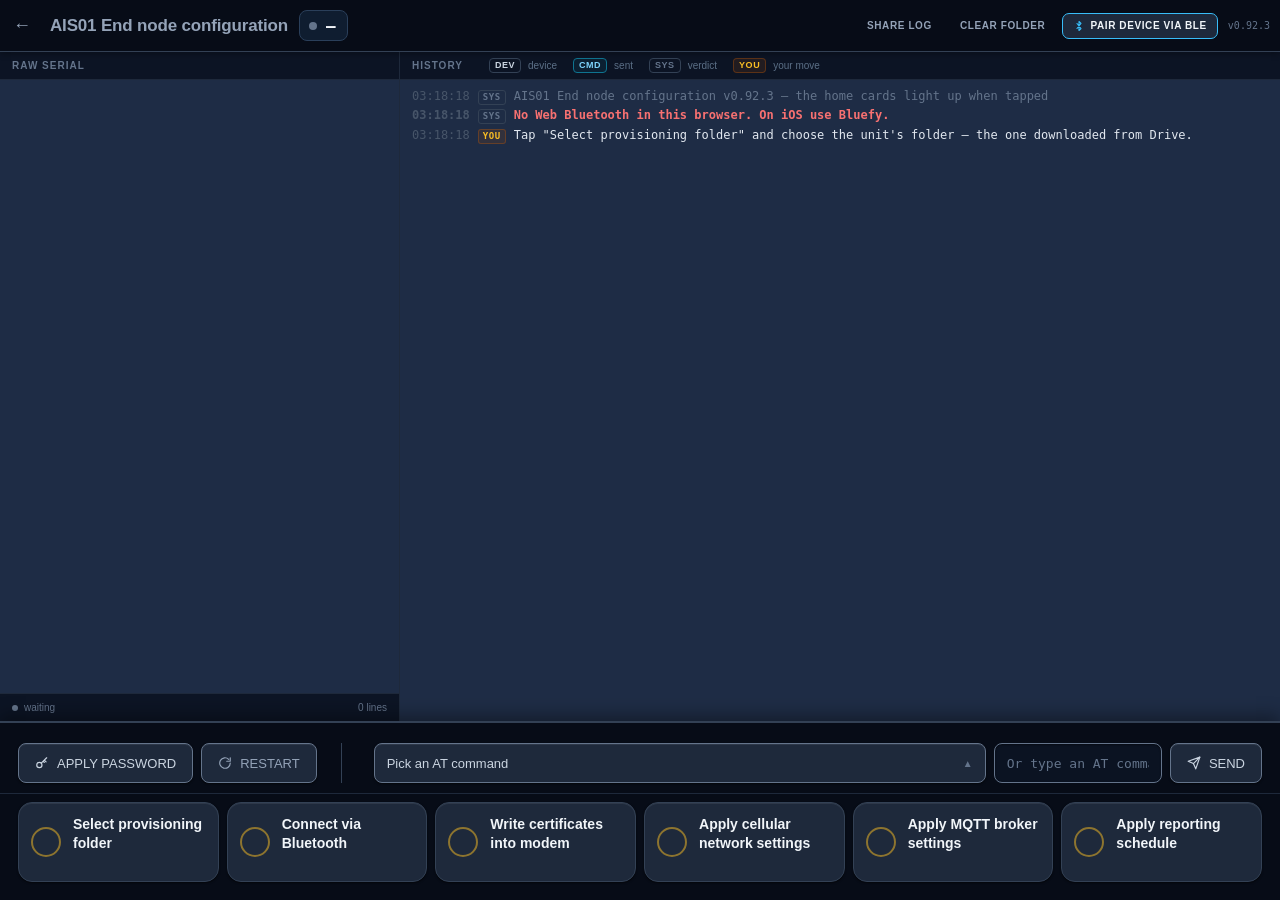
<file: provision.html>
<!DOCTYPE html>
<html lang="en">
<head>
    <meta charset="UTF-8">
    <meta name="viewport" content="width=device-width, initial-scale=1.0, user-scalable=no">
    <meta name="apple-mobile-web-app-capable" content="yes">
    <meta name="mobile-web-app-capable" content="yes">
    <!-- The bar's colour, not the page's: this paints the strip the OS puts
         directly above the bar, and those two touching must read as one. -->
    <meta name="theme-color" content="#070c17">
    <meta http-equiv="Cache-Control" content="no-cache, no-store, must-revalidate">
    <meta http-equiv="Pragma" content="no-cache">
    <meta http-equiv="Expires" content="0">
    <title>AIS01 End node configuration</title>
    <link rel="icon" type="image/svg+xml" href="waterplan-icon.svg">
    <link rel="apple-touch-icon" href="waterplan-icon-maskable-192.png">
    <link rel="manifest" href="manifest.json">
    <!--
      Deliberately self-contained: this page shares no CSS with the calibration
      flow. Provisioning talks to Dragino v1.3, calibration talks to our custom
      firmware — keeping them apart is the point of a second entry point, and a
      shared stylesheet is how two pages start drifting into one.
      Spec: specs/004-ble-provisioning-mode.md
    -->
    <style>
        * { box-sizing: border-box; }
        html, body {
            margin: 0; height: 100%;
            background: #070c17; color: #e2e8f0;
            font-family: -apple-system, BlinkMacSystemFont, "Segoe UI", sans-serif;
            overscroll-behavior: none;
        }
        body { display: flex; flex-direction: column; }

        /*
         * ── The bar ──────────────────────────────────────────────────────
         *
         * This is the calibration page's `#topbar`, rule for rule, from
         * styles/layout.css and styles/components.css. The values are copied
         * rather than the file imported, because this page shipping no shared
         * stylesheet is deliberate (see above) — but a second look must not be
         * a second design.
         *
         * What makes that bar read the way it does, and none of which was here:
         *   · one 8px dot for the link, not a word
         *   · ONE line of text, 12px, --text2, flex:1, ellipsised — nothing
         *     bold, nothing monospaced, nothing competing
         *   · a 36x36 icon button on the end
         *   · one hairline under it, and nothing heavier
         *
         * One rule of that bar is deliberately NOT copied: its background.
         * The calibration page is a viewfinder with a bar on top, so a bar
         * the same colour as the page is right there. This page is a log
         * with furniture at both ends — see `--chrome` below.
         */
        :root {
            --bg: #1e2c45;
            --text: #f1f5f9;
            --text2: #94a3b8;
            --muted: #64748b;
            --border: #334155;

            /*
             * ── Furniture vs instrument ─────────────────────────────────
             *
             * Three bands on this page and only two kinds of thing. The bar
             * and the console are FURNITURE: session controls, always there,
             * never the reason anyone opened the page. Between them is the
             * INSTRUMENT — the two logs, the one surface a technician
             * actually reads.
             *
             * The console already sat on its own darker ground for exactly
             * this reason; the bar did not, and shared `--bg` with the logs
             * separated by a hairline. So the page had the rule and applied
             * it to one end. These two values are that rule, named, applied
             * to both ends, and the logs keep `--bg` — furniture recedes,
             * the instrument sits on top of it.
             *
             * `--chrome-2` is the logs' OWN furniture: the pane headers, the
             * legend, the line counter. It is a step, not a repeat, of
             * `--chrome`: identical to the bar would fuse the HISTORY header
             * into the bar above it, which is the seam this whole change
             * exists to draw.
             */
            --chrome:    #070c17;   /* top bar, console foot */
            --chrome-2:  #0c1424;   /* pane heads, log foot */

            /*
             * The calibration page's accent, from `styles/base.css`.
             *
             * That page says one thing with colour that this one did not: a
             * control the session turns on is outlined in sky blue before it
             * is used, not left grey until something happens to it. Same two
             * values, same names, so the two pages agree on what blue means.
             */
            --accent:    #38bdf8;
            --accent-bg: rgba(56,189,248,0.12);
            /* Its `--surface`, under the same name: the grey the bar's own
               buttons already sat on, as a literal, in one place. */
            --surface:   #1e293b;

            /*
             * The left rail.
             *
             * Two things live in this column and they have to end on the same
             * x: the raw serial pane, and the command trigger under it. They
             * were two independent numbers that happened to read the same, and
             * they did not land the same — the trigger sits inside a row with
             * 8px of padding, so an equal width put its right edge 8px past
             * the pane's divider.
             *
             * One number now, and the offset is derived from it rather than
             * kept in somebody's head.
             */
            --rail: 400px;
            --rail-pad: 8px;

            /*
             * The command cluster is WIDER than the rail, and that is the one
             * place the alignment above is given up on purpose.
             *
             * The trigger used to end on the raw pane's divider, and it was
             * right while the list held bare command names. It does not any
             * more: the entries carry real values now — a publish topic is
             * `waterplan/meters/869181072714122/uplink` and the row also has
             * to say what the setting does. At the rail's width almost every
             * row in the two most-used groups wrapped, so the column was
             * costing the list its readability to keep an edge tidy.
             *
             * The panel inherits this (it is `left: 0; right: 0` on the
             * trigger) and so does the field, because picking one and typing
             * one are the same act and they still read as a pair.
             */
            --picker: 620px;


            /*
             * ── Borrowed from the dashboard's design system ──────────────
             *
             * `cli/ais01_cli/dashboard/tokens.css` and its DESIGN-SYSTEM.md.
             * This page already copies that dashboard's History — the voices,
             * the phase headers, the boot dividers — because a technician
             * reading one and then the other should not have to learn two
             * languages. The stage chips and the state cards are the rest of
             * the same borrowing.
             *
             * Values are copied rather than the file imported, for the reason
             * at the top of this page: no shared stylesheet with anything. A
             * second look must not become a second design, and an import from
             * another repo is not available to a static page anyway.
             */
            --panel:     #0f1d30;   /* cards and chips */
            --panel-up:  #16263d;   /* raised inner surfaces */
            /* The third step, and this page's own: nothing in the dashboard
               floats over everything else the way a modal does. The platform's
               FeedbackAlert is pure white for exactly this reason — the alert
               is the most elevated surface there is, and on a dark page that
               still means the lightest one. */
            --panel-top: #1e2f4a;   /* the modal, over everything */
            --border-2:  #2a3f5a;   /* stronger dividers, chip outlines */
            --green:     #22c55e;
            --green-txt: #4ade80;
            --green-glow: rgba(34,197,94,.35);
            --partial:   #a3e635;   /* advancing toward done, not stalled */
            --amber-bd:  rgba(251,191,36,.50);
            --amber-glow: rgba(251,191,36,.35);
            --red:       #ef4444;
            --red-bd:    rgba(239,68,68,.45);
            --txt-faint: #5b6f86;   /* labels, timestamps, meta */
            --fs-label:  10px;

            /*
             * ── The bench instrument ─────────────────────────────────────
             *
             * One system for everything that is pressed or typed into, so a
             * control's look says what kind of thing it is instead of what
             * somebody picked for it that day. The logs are the lit screen;
             * the bar and the console are the dark bezel round it; what sits
             * on the bezel is a KEY — lighter than the bezel, with a 1px lip
             * of light along its top edge and a short shadow under it, the
             * way a physical key sits on a panel. That lip is the only
             * flourish, and it belongs to keys alone.
             *
             *   s0 bezel   bar, console          (--chrome)
             *   s1 bevel   pane heads, log foot  (--chrome-2)
             *   s2 screen  the logs              (--bg)
             *   well       a field — sunk below the bezel it sits on
             *   key        raised off the bezel
             */
            --well:       #0b1322;
            --key:        #1e293b;
            --key-hover:  #253349;
            --key-press:  #2c3b54;
            --key-lip:    inset 0 1px 0 rgba(255,255,255,0.07);
            --key-drop:   0 1px 2px rgba(0,0,0,0.55);

            /* Lines, weakest to strongest. A control is drawn at line-3 so it
               reads against the bezel; line-4 is the same control under a
               pointer or a finger. */
            --line-1: #1e2a3d;
            --line-2: #334155;
            --line-3: #64748b;
            --line-4: #94a3b8;

            /* Spacing: one scale for the console, instead of 6 / 7 / 10 / 13 /
               22 each chosen where it was needed. */
            --sp-1: 4px;
            --sp-2: 8px;
            --sp-3: 12px;
            --sp-4: 16px;
            --sp-5: 24px;

            --key-h: 40px;
            --key-r: 8px;
        }
        header {
            flex-shrink: 0;
            /* 44 was the calibration bar's height, and it is sized around a
               12px line. This bar reads a 17px unit number, so the line sets
               the height: 17px at 1.2, with 16px of air above and below. */
            height: 52px;
            padding: 0 10px 0 4px;
            display: flex;
            align-items: center;
            gap: 10px;
            background: var(--chrome);
            border-bottom: 1px solid var(--border);
            /* The console's shadow, pointing the other way. The hairline says
               where the bar ends; the shadow says which of the two is on top,
               and the answer has to be the log.

               Shorter than the console's, and measured rather than guessed:
               at the console's 6px/16px the falloff was still darkening the
               HISTORY header 9px down, which put that header within a shade
               of the bar itself — the one seam this change exists to draw. */
            box-shadow: 0 2px 6px rgba(0,0,0,0.30);
            position: relative; z-index: 2;
        }
        .icon-btn {
            width: 36px; height: 36px;
            display: flex; align-items: center; justify-content: center;
            flex-shrink: 0;
            background: none; border: none; border-radius: 8px;
            color: var(--text2); font-size: 18px; text-decoration: none;
            -webkit-tap-highlight-color: transparent;
        }
        .icon-btn:active { background: rgba(255,255,255,0.08); }
        /* The link, said the way the other bar says it. */
        .dot {
            width: 8px; height: 8px; border-radius: 50%;
            background: var(--muted); flex-shrink: 0;
        }
        /* A live link is a lit lamp, not a coloured pixel: the halo is what
           carries across a bench at arm's length, where the dot is 8px and
           the technician is not looking for it. */
        .dot.link-connected {
            background: #22c55e; box-shadow: 0 0 0 3px rgba(34,197,94,0.18);
        }
        .dot.link-reconnecting {
            background: #fbbf24; box-shadow: 0 0 0 3px rgba(251,191,36,0.18);
        }
        .dot.link-disconnected { background: var(--muted); box-shadow: none; }
        /*
         * ── The bar's type: two roles at one size ────────────────────────
         *
         * The bar was four sizes deep — a 12px line, 11px buttons, an 11px
         * version — and enlarging the sentence to 17px only made that worse:
         * the biggest thing on the bar became the one string that never
         * changes and tells a technician nothing.
         *
         * So the two things that matter are the SAME size, and they are told
         * apart by FAMILY instead. Sans is the app talking; mono is the
         * device. That distinction is already the law everywhere else on this
         * page — the log, the raw pane, the line counter and the version are
         * all mono because they are all facts that came off a wire — so the
         * IMEI being mono is this bar catching up with the rest of the page
         * rather than a new idea.
         *
         * Everything else on the bar is utility at 10px. Two roles and one
         * utility size is a scale; four sizes is an accident.
         */
        .bar-id {
            flex: 1 1 auto; min-width: 0;
            display: flex; align-items: center; gap: 11px;
        }
        .bar-title {
            /* `flex: 0 1 auto` and the ellipsis are on THIS, not on the unit:
               when the bar runs out of room the app's name is what gives way,
               and the IMEI is never the thing that gets truncated. */
            flex: 0 1 auto; min-width: 0;
            /* The 17px you asked for, kept — but in `--text2`, not `--text`.
               Two white things of the same size beside each other is what a
               bar with no hierarchy looks like, and of the two, the one that
               changes every unit is the one worth the brightness. */
            font-size: 17px; font-weight: 600; letter-spacing: -0.01em;
            color: var(--text2);
            overflow: hidden; text-overflow: ellipsis; white-space: nowrap;
        }
        /* Gone: the plate below has an edge of its own, and a rule beside a
           bordered object is a second line drawn at the same seam. */
        .bar-rule { display: none; }
        /*
         * ── The plate ────────────────────────────────────────────────────
         *
         * The unit stops being a word in a sentence and becomes an OBJECT.
         *
         * Everything before this was the same flat strip with the type
         * resized: title, dot, number, buttons, all floating on one ground at
         * the same depth. Nothing on it was a thing you could point at, which
         * is why making the letters bigger changed nothing — there was no
         * structure to change.
         *
         * A provisioned unit carries a label with its IMEI printed on it, and
         * matching the number on the screen to the number on the sticker is
         * literally the job at the bench. So the screen shows a label: raised
         * off the bar, framed, the number set in mono and tabular so digits
         * line up between one unit and the next, with the link as its bullet.
         *
         * It is the only bordered object on a resting bar apart from PAIR,
         * and those two are the bar's whole content: which unit, and is it
         * listening.
         */
        .bar-unit {
            flex: 0 0 auto;
            display: inline-flex; align-items: center; gap: 9px;
            padding: 5px 11px 5px 9px;
            background: var(--panel);
            border: 1px solid var(--border-2); border-radius: 8px;
        }
        .bar-unit b {
            font-family: ui-monospace, "SF Mono", Menlo, monospace;
            font-size: 16px; font-weight: 600;
            /* 15 digits that get read off a label and compared by eye. */
            font-variant-numeric: tabular-nums; letter-spacing: 0.02em;
            color: var(--text);
        }
        /*
         * The country, on the same plate and behind a hairline.
         *
         * On the plate because it is the same kind of fact as the IMEI: read
         * off this unit's folder, true of this unit only. Behind a rule
         * because it is a different fact — the number identifies the unit,
         * the country decides what gets sent to it — and two things sharing a
         * frame with nothing between them read as one thing.
         *
         * Sky blue, which on this page and on the calibration page means a
         * value the session turned on rather than a state the device reported.
         * The code shouts and the country does not: `AR` is what is written in
         * `region.txt` and what gets compared against a SIM, and the name is
         * there so nobody has to know the code.
         */
        .bar-region {
            display: inline-flex; align-items: baseline; gap: 6px;
            padding-left: 9px;
            border-left: 1px solid var(--border-2);
            font-size: 11px; font-weight: 700; letter-spacing: 0.07em;
            color: var(--accent);
        }
        .bar-region .country {
            font-size: 11px; font-weight: 500; letter-spacing: 0;
            color: var(--text2);
        }
        .version {
            flex-shrink: 0;
            font-size: 10px; color: var(--muted);
            font-family: ui-monospace, "SF Mono", Menlo, monospace;
        }
        /* Below this the app's name is the first thing to go: the unit and the
           controls are what a phone at a bench has room for. The country's
           NAME goes with it and its code does not — two letters cost nothing
           and they are the ones written in the file. */
        @media (max-width: 700px) {
            .bar-title, .bar-rule { display: none; }
            .bar-region .country { display: none; }
        }
        /* A phone still has no room for a 15-digit IMEI and three buttons on
           one line, so the buttons take a row of their own under the unit:
           the unit first, because it is what the bench is comparing against. */
        @media (max-width: 560px) {
            header {
                height: auto; flex-wrap: wrap; row-gap: 6px;
                padding: 6px 10px 8px 4px;
            }
            .bar-tools { flex: 1 0 100%; justify-content: space-between; order: 2; }
            #app-version { order: 1; }
        }

        /*
         * ── The two logs ─────────────────────────────────────────────────
         *
         * The same split the CLI dashboard uses: the raw serial on one side,
         * the read line on the other, both live at once. They were already two
         * elements written to in parallel — only one was hidden — so this is
         * the layout catching up with what the data already did.
         *
         * Which is on which side follows the reading: on a wide screen the raw
         * stream is the left column and the annotated one the right, so the eye
         * goes evidence → reading. On a phone there are no columns to give, so
         * they stack, and the annotated one is on top because it is the one you
         * act on; the raw is underneath, where you go to check.
         *
         * The terminal is still the instrument, so both panes take every spare
         * pixel and the headers cost 18px.
         */
        main {
            flex: 1 1 auto; position: relative; min-height: 0;
            display: flex; flex-direction: column;
            /* Stated rather than inherited. It is the same value `body` has,
               but this is the one band on the page that is meant to be the
               lit surface — leaving it to inheritance is how it silently
               follows the next person who changes the page background. */
            background: var(--bg);
        }
        .pane {
            flex: 1 1 0; min-height: 0; min-width: 0;
            display: flex; flex-direction: column; overflow: hidden;
        }
        /* Furniture, not log: these label the pane, they are not written to
           by anything the device says. Same reasoning as the bar and the
           console, one step lighter — see `--chrome-2`. */
        /*
         * One row, whatever it carries.
         *
         * `min-height` rather than symmetrical padding, because the two heads
         * hold different things: RAW SERIAL is a 10px word, HISTORY is that
         * word plus four bordered badges. Padding alone gives them two
         * different heights and the two logs start on different lines; one
         * height, centred, and they land together with no number to keep in
         * sync between them.
         */
        .pane-head {
            flex: 0 0 auto;
            display: flex; align-items: center;
            min-height: 28px; padding: 4px 12px;
            font-size: var(--fs-label); font-weight: 600; letter-spacing: 0.1em;
            color: var(--muted); background: var(--chrome-2);
            border-bottom: 1px solid #1e293b;
        }
        /*
         * The key, on the title's own line.
         *
         * It was a second row under HISTORY, which gave a four-item key the
         * same standing as the pane it belongs to and cost the log 20px of
         * height for it. It is a caption, not a header: it sits after the
         * name, on one line, and the block is a third shorter for it.
         *
         * Two gaps, three jobs. 7px holds a badge to its word, 16px separates
         * one pair from the next, and the name takes 10px more than that so
         * the title reads as the title and not as a fifth key.
         */
        .pane-head.legend {
            flex-wrap: wrap;
            column-gap: 16px; row-gap: 6px;
            letter-spacing: 0; font-weight: 500; color: var(--txt-faint);
        }
        .pane-head.legend .pane-name {
            font-weight: 600; letter-spacing: 0.1em; color: var(--muted);
            margin-right: 10px;
        }
        .legend-key { display: inline-flex; align-items: center; gap: 7px; }
        .pane-head.legend .v {
            padding: 2px 5px; border: 1px solid #334155; border-radius: 4px;
            font-size: 9px; font-weight: 700; letter-spacing: 0.06em;
            line-height: 1.1;
        }
        /* Same element here, descendant in a row — hence the second set. */
        .pane-head.legend .voice-dev { color: #cbd5e1; }
        .pane-head.legend .voice-cmd { color: #7dd3fc; border-color: #0e7490;
                                       background: #0e749022; }
        .pane-head.legend .voice-sys { color: #64748b; }
        .pane-head.legend .voice-you { color: #fbbf24; border-color: #b4530966;
                                       background: #b4530922; }
        /* The raw stream is a narrow sidebar with a foot that measures it, not
           half the screen: it is the thing you check, not the thing you read. */
        .pane-annotated { order: 1; flex: 1 1 auto; }
        .pane-raw       { order: 2; flex: 0 0 34%; border-top: 1px solid #1e293b; }
        .raw-toggle {
            width: 100%; border: none; border-bottom: 1px solid #1e293b;
            font-family: inherit; text-align: left; cursor: default;
            gap: 8px;
        }
        .raw-chevron { display: none; font-size: 11px; letter-spacing: 0; }
        @media (max-width: 699px) {
            .raw-toggle { cursor: pointer; -webkit-tap-highlight-color: transparent; }
            .raw-chevron { display: inline; transition: transform .15s; }
            .pane-raw:not(.raw-collapsed) .raw-chevron { transform: rotate(90deg); }
            .pane-raw.raw-collapsed { flex: 0 0 auto; }
            .pane-raw.raw-collapsed #terminal-raw,
            .pane-raw.raw-collapsed .log-foot { display: none; }
            .pane-raw.raw-collapsed .raw-toggle { border-bottom: none; }
        }
        @media (min-width: 700px) {
            main { flex-direction: row; }
            .pane-raw       { order: 1; flex: 0 0 var(--rail); border-top: none;
                              border-right: 1px solid #1e293b; }
            .pane-annotated { order: 2; }
        }
        /* The counter measures the pane, it is not part of it — same ground
           as the head it closes the pane against. */
        .log-foot {
            flex: 0 0 auto; height: 28px; padding: 0 12px;
            display: flex; align-items: center; justify-content: space-between;
            background: var(--chrome-2);
            border-top: 1px solid #1e293b;
            font-size: 10px; color: var(--muted);
        }
        .log-foot .live { display: inline-flex; align-items: center; gap: 6px; }
        .log-foot .live .dot { width: 6px; height: 6px; border-radius: 50%;
            background: #22c55e; box-shadow: 0 0 6px #22c55e; }
        .log-foot .off .dot { background: var(--muted); box-shadow: none; }
        #raw-count { font-variant-numeric: tabular-nums; }

        /*
         * ── The reading, as the dashboard writes it ──────────────────────
         *
         * Three things, taken from cli/ais01_cli/dashboard/index.html:
         *
         * VOICES. Every row says who is speaking — the device, us, the app's
         * own verdict, or you. Colour alone cannot: a green line could be the
         * device reporting success or the app concluding it, and those are not
         * the same claim.
         *
         * PHASE HEADERS. A stage opens a section whose colour is the section's
         * verdict: amber while it runs, green when it closes clean, red the
         * instant any row inside it fails — and it stays red. The header is the
         * verdict, the rows keep the detail.
         *
         * BOOT DIVIDERS. The cycle boundaries, drawn where the raw log draws
         * them, so a line can be placed in the boot it belongs to.
         */
        /* 2px between rows. At 12px/1.45 the log was a solid block of text and
           the eye had nothing to step on; the gap is what lets a row be scanned
           as a row rather than found by reading. */
        .line { display: flex; gap: 8px; align-items: baseline; margin-bottom: 2px; }
        .line .t { flex: 0 0 auto; color: #475569; }
        .line .v {
            flex: 0 0 auto; min-width: 26px; padding: 0 4px;
            border: 1px solid #334155; border-radius: 3px;
            font-size: 9px; font-weight: 700; letter-spacing: 0.06em;
            text-align: center; color: var(--muted);
        }
        /*
         * The field column, for rows that name a thing and then give its value
         * — ⓪'s checklist is all of them today.
         *
         * It had been spaces: the label padded to twelve characters inside the
         * message span. That lines up only while the font is monospaced and the
         * label is short, and it welds the label to its value so neither can be
         * styled without the other. Given a column it can be what it is — a
         * heading — and it borrows the same treatment headings get everywhere
         * else on this screen.
         */
        .line .k {
            flex: 0 0 104px; min-width: 0;
            font-size: 10px; font-weight: 700; letter-spacing: 0.08em;
            text-transform: uppercase; color: var(--txt-faint);
            overflow: hidden; text-overflow: ellipsis; white-space: nowrap;
        }
        .line .m { flex: 1 1 auto; min-width: 0; }
        /* A phone has about 40 characters of monospace. The clock took ten of
           them on every row and the field column twelve more, which left a
           file name three lines tall. Here the clock goes (the wide layout
           keeps it) and a field row puts its value under its heading, in
           line with the text of the rows around it. */
        @media (max-width: 560px) {
            .line .t { display: none; }
            .line.has-field { flex-wrap: wrap; row-gap: 0; }
            .line.has-field .k { flex: 1 1 auto; }
            .line.has-field .m { flex: 1 0 100%; padding-left: 34px; }
        }
        .voice-dev .v { color: #cbd5e1; }
        .voice-cmd .v { color: #7dd3fc; border-color: #0e7490; background: #0e749022; }
        .voice-sys .v { color: #64748b; }
        .voice-you .v { color: #fbbf24; border-color: #b4530966; background: #b4530922; }

        .phase {
            margin: 10px 0 4px; padding: 5px 8px;
            display: flex; align-items: center; gap: 7px;
            border: 1px solid #334155; border-radius: 4px;
            background: rgba(255,255,255,0.025);
            font-size: 10px; font-weight: 800; letter-spacing: 0.07em;
            text-transform: uppercase; color: #fbbf24;
        }
        .phase::before {
            content: ""; width: 7px; height: 7px; border-radius: 50%;
            background: currentColor; box-shadow: 0 0 7px currentColor;
        }
        .phase.is-ok   { color: #4ade80; }
        .phase.is-fail { color: #f87171; }

        .divider {
            display: flex; align-items: center; gap: 8px;
            margin: 14px 0 8px;
            font-size: 9px; font-weight: 700; letter-spacing: 0.1em;
            color: #38bdf8;
        }
        .divider::before, .divider::after {
            content: ""; flex: 1; height: 1px; background: rgba(56,189,248,0.4);
        }
        .divider.reset { color: #22d3ee; }
        .divider.reset::before, .divider.reset::after { background: rgba(34,211,238,0.5); }
        .divider.end { color: #a78bfa; }
        .divider.end::before, .divider.end::after { background: rgba(167,139,250,0.5); }
        #terminal, #terminal-raw {
            flex: 1 1 auto; min-height: 0;
            overflow-y: auto; padding: 8px 12px 20px;
            font-family: ui-monospace, "SF Mono", Menlo, monospace;
            font-size: 12px; line-height: 1.45;
            -webkit-overflow-scrolling: touch;
        }
        [hidden] { display: none !important; }
        .line { white-space: pre-wrap; word-break: break-word; }
        .line-rx   { color: #cbd5e1; }
        .line-tx   { color: #7dd3fc; }
        .line-note { color: #64748b; }
        /*
         * Between two groups of rows that ask different questions — see
         * `rule()`. It was #1e293b, which is the divider colour used BETWEEN
         * panels, over a panel background; inside the log, on #0f172a, it was
         * a line nobody could see. --border is the one that reads here.
         */
        .line-rule {
            height: 1px; margin: 9px 0; background: var(--border);
        }
        .line-ok   { color: #4ade80; font-weight: 600; }
        .line-fail { color: #f87171; font-weight: 600; }

        /* Raw view: no per-line elements, no styling, no interpretation —
           the buffer printed as it arrived. It is a SEPARATE element from the
           annotated terminal on purpose. One element rendering two views meant
           that showing either one destroyed the other, and a log a toggle can
           erase is not a log. */
        #terminal-raw {
            margin: 0;
            white-space: pre-wrap; word-break: break-word;
            color: #cbd5e1;
        }

        /*
         * The session's controls, all on the bar.
         *
         * SHARE and CHANGE UNIT FOLDER used to float over the bottom-right of
         * the terminal, which put them on top of the one thing on this screen
         * that must never be covered — and gave three controls of the same
         * kind three different homes. They are all about the session rather
         * than about the device: which unit, where the log goes, and whether
         * there is a link at all. One line, one cluster.
         */
        .bar-tools { display: flex; align-items: center; gap: 6px; flex-shrink: 0; }
        /*
         * Three filled chips of equal weight, and they are not equal things.
         *
         * SHARE LOG and CHANGE UNIT FOLDER are housekeeping — used once a
         * session, or never. PAIR is the way in: nothing on this page works
         * until it has been pressed. Giving all three the same fill made the
         * bar read as a toolbar of equals and left the one control that has
         * to be found looking like the other two.
         *
         * So these two lose their fill and keep only their words, and the
         * outline arrives when a finger or a cursor does. The only outlined
         * thing on a resting bar is the one worth pressing.
         */
        .bar-tools button {
            display: inline-flex; align-items: center; gap: 5px;
            padding: 6px 10px;
            font-size: 10px; font-weight: 700; letter-spacing: 0.06em;
            color: var(--text2); background: transparent;
            border: 1px solid transparent; border-radius: 7px;
            white-space: nowrap;
            transition: color .12s, border-color .12s, background .12s;
            -webkit-tap-highlight-color: transparent;
        }
        .bar-tools button:hover { color: var(--text); border-color: var(--border); }
        .bar-tools button:focus-visible {
            outline: none; color: var(--text); border-color: var(--accent);
        }
        .bar-tools button:active { background: var(--surface); color: var(--text); }
        .bar-tools svg { width: 12px; height: 12px; flex-shrink: 0; }

        /*
         * Pairing sits in the bar, next to the dot that reports the link.
         *
         * It had a full-width row of its own, which said "this is the main
         * thing on the screen" about a button that is pressed once per browser,
         * ever — everything after that first pairing re-attaches with no
         * gesture. A row that wide for an action that rare pushed the terminal
         * up and read as an error state.
         *
         * Beside the dot is where it belongs: the dot says the link is down,
         * and the fix is the next thing along.
         */
        #pair-row { flex-shrink: 0; display: flex; }
        /*
         * The one control on the bar that reports rather than acts, so it is
         * the one that carries colour. Green is the link being up — the same
         * green the dot uses, said in words for the one fact worth confirming
         * at a glance from a bench.
         */
        /*
         * The one control on the bar that is about the radio, so it wears the
         * radio's colour — the calibration page's accent, which is the blue
         * Bluetooth is drawn in everywhere.
         *
         * The OUTLINE carries that, and it carries it from the first paint:
         * this button is the way in, and a grey button beside two other grey
         * buttons does not say so. The INSIDE stays the bar's own grey with a
         * near-white label, because blue on blue would spend the accent on a
         * state that has not happened yet.
         *
         * Then the states below take the outline away from blue, which is the
         * point of it being blue: green is not "one more colour on the bar",
         * it is this button no longer asking to be pressed.
         */
        #btn-connect {
            border-color: var(--accent);
            background: var(--surface);
            color: var(--text);
        }
        #btn-connect:hover { border-color: var(--accent); background: #24344a; }
        #btn-connect svg { color: var(--accent); }
        #btn-connect.link-connected {
            color: #4ade80; border-color: #22c55e66; background: #14532d44;
        }
        #btn-connect.link-connected svg { color: #4ade80; }
        #btn-connect.link-reconnecting {
            color: #fbbf24; border-color: #b4530966; background: #b4530922;
        }
        #btn-connect.link-reconnecting svg { color: #fbbf24; }

        .actions {
            display: flex; gap: var(--sp-2);
            padding: 8px var(--rail-pad);
            border-top: 1px solid #1e293b;
            padding-bottom: calc(8px + env(safe-area-inset-bottom));
        }
        /*
         * The stage chip — `.step-chip` from the dashboard's design system.
         *
         * The buttons had been a number glyph and a shouted sentence stacked
         * centre-aligned, which is what you get from styling a label instead
         * of designing a component. The dashboard had already solved it and
         * the solution is a hierarchy rather than a size: a status circle,
         * the name in ordinary sentence case, and the stage's own mark under
         * it. Nothing shouts, and nothing is centred.
         *
         * The circle carries state and nothing else. A number inside it was
         * this app's invention and it broke the one rule the atom has: in
         * every state the system defines, the glyph and the ring are chosen
         * together. A grey number in an amber ring is not one of them, and
         * the order it was carrying is already given by the position.
         */
        /* The step variant of a key: the same surface and lip as the command
           row's keys, a larger radius because it is a bigger object, and a
           quieter outline (line-2) so six of them in a row do not shout. The
           status states below take the outline over. */
        .actions button {
            flex: 1; min-width: 0;
            padding: var(--sp-3); border-radius: 14px;
            border: 1.5px solid var(--line-2); background: var(--key);
            box-shadow: var(--key-lip), var(--key-drop);
            display: flex; flex-direction: row; align-items: center; gap: var(--sp-3);
            text-align: left; color: var(--text);
            transition: border-color .15s, box-shadow .15s, background .15s;
            -webkit-tap-highlight-color: transparent;
        }
        .actions button:hover { background: var(--key-hover); border-color: var(--line-3); }
        .actions button:active { background: var(--key-press); }
        .actions .chip-txt {
            display: flex; flex-direction: column; gap: 3px;
            min-width: 0; flex: 1 1 auto;
        }
        .actions .name {
            font-size: 14px; font-weight: 600; color: var(--text);
            line-height: 1.35;
        }

        /*
         * StatusCircle (C12). One atom, four states, used by the chips and the
         * cards alike — which is the point of taking it from a system rather
         * than inventing a dot per place.
         */
        .status-circle {
            width: 30px; height: 30px; border-radius: 999px; flex-shrink: 0;
            display: inline-flex; align-items: center; justify-content: center;
            border: 2px solid var(--amber-bd); background: transparent;
            font-size: 13px; font-weight: 700; line-height: 1;
            /* Transparent by default, so a state that has no glyph shows an
               empty ring rather than whatever colour was left over. In every
               state below, what is inside the ring and what draws it are
               chosen together — there is no state where they disagree. */
            color: transparent;
        }
        .status-circle.is-done {
            background: var(--green); border-color: var(--green); color: #06210f;
        }
        .status-circle.is-current { border-color: var(--green); color: var(--green-txt); }
        .status-circle.is-partial { border-color: var(--partial); color: var(--partial); }
        /* Empty on purpose: an untouched stage has nothing to report, and the
           order it sits in is given by its position in the row. */
        .status-circle.is-pending { border-color: var(--amber-bd); color: transparent; }
        .status-circle.is-fail {
            background: var(--red); border-color: var(--red); color: #2a0808;
        }

        /* The chip takes its status colour from the circle it carries, so a
           finished stage reads as all-green rather than half-lit. */
        .actions button.is-done    { border-color: var(--green);
                                     box-shadow: 0 0 16px var(--green-glow); }
        .actions button.is-done .name { color: var(--green-txt); }
        .actions button.is-current { border-color: var(--green);
                                     box-shadow: 0 0 16px var(--green-glow); }
        /* No name colour for partial or current: the circle already carries
           them, and a chip that tints its title for every state spends its
           whole colour budget on the states with the least to say. */
        .actions button.is-partial { border-color: var(--partial); }
        .actions button.is-fail    { border-color: var(--red);
                                     box-shadow: 0 0 16px var(--red-bd); }
        .actions button.is-fail .name { color: #fca5a5; }

        @media (max-width: 1100px) {
            .actions .name { font-size: 13px; }
            .status-circle { width: 26px; height: 26px; font-size: 12px; }
        }
        /* Seven chips in one row leave a phone about 50px each — a circle and
           no words. Two columns keep every name readable, and the order still
           reads left to right, top to bottom. Four rows of them would take a
           third of the screen from the log, so the grid shows two and a half
           and scrolls — the half row is what says there is more below. */
        @media (max-width: 700px) {
            .actions {
                display: grid; grid-template-columns: 1fr 1fr; gap: var(--sp-2);
                max-height: 170px; overflow-y: auto;
                overscroll-behavior: contain;
            }
            .actions button {
                padding: 8px 10px; border-radius: 10px; gap: 8px;
            }
            .actions .name { font-size: 12.5px; line-height: 1.25; }
            .actions .status-circle { width: 22px; height: 22px; font-size: 11px; }
        }

        /*
          The per-stage mark reports what the stage's own commands came back
          with — confirmation, not device-phase inference. Its wording is
          deliberately uneven: stages whose evidence is weak must not wear the
          same green tick as stages the modem or the platform actually proved.
        */
        /*
         * The validation line — the dashboard's `.date`/`.by` meta, which is
         * the closest thing its system has to this. Faint by default and
         * coloured only when it carries proof, because five permanently
         * coloured marks compete with five status circles that already say
         * the state.
         *
         * Which marks get to be green is the uneven part, and it is
         * deliberate: only ② holds evidence strong enough — a checksum the
         * modem computed over what it stored. "9/9 OK" is not that, and stays
         * grey.
         */
        /*
         * Clipped rather than allowed to push the chip wider.
         *
         * The row is one line of equal chips and there are seven of them now,
         * so a mark carrying an advertised device name is the one thing here
         * long enough to break the layout for the other six. It is clipped with
         * an ellipsis and `setMark` puts the whole value in the element's
         * title, so nothing is lost — it is one hover away on the only
         * platform this runs on.
         */
        .mark {
            font-size: 11px; font-weight: 500; line-height: 1.3;
            color: var(--txt-faint); min-height: 13px;
            overflow: hidden; text-overflow: ellipsis; white-space: nowrap;
        }
        /*
         * ⓪ reports the unit, in full, in figures you can compare against the
         * label on the board. A tick cannot do that: picking 869181072714163
         * instead of 869181072714122 looks identical under a checkmark, and
         * that is the exact mistake every guard on this screen exists to catch.
         *
         * It used to be 1.7 chips wide to fit those fifteen digits beside a
         * centred label. The chip layout gives the mark its own line at the
         * full width of the text column, so the room is already there and the
         * six stages can be six equal things — which is what they are.
         */
        #mark-bundle {
            font-family: ui-monospace, "SF Mono", Menlo, monospace;
            font-variant-numeric: tabular-nums;
            letter-spacing: -0.2px;
        }
        .mark-ok    { color: var(--green-txt); }   /* proof */
        .mark-fail  { color: #fca5a5; }            /* refused */
        .mark-weak  { color: var(--txt-faint); }   /* observed, not proof */
        .mark-run   { color: var(--txt-faint); }   /* still going */

        /*
         * The manual AT row.
         *
         * Every stage on this screen is a canned sequence, which is right for
         * provisioning and useless the moment the unit needs one command that
         * nobody scripted — `AT+CSQTIME`, a `AT+CFG` read, a QFLST after a
         * failed write. Without this the answer was "plug in the USB cable and
         * use the CLI", i.e. abandon the transport under test to change a
         * setting on it.
         *
         * It sends through the same `sendLine` as everything else, so the
         * console line law applies unchanged and the reply lands in the same
         * terminal as the rest of the session.
         *
         * Pick one, or type one — two ways into the same send, so they are the
         * same size. The field had the whole row when it was the only way in,
         * and neither shrinking it to a stub nor letting the picker sprawl was
         * right: both made one of the two look like the afterthought. Equal
         * says what is true, which is that either will do.
         *
         * Both take their width from `--rail`, so they line up under the raw
         * pane rather than merely near it.
         */
        /*
         * Where the instrument ends and the controls begin.
         *
         * The two panes and the two control rows had been one continuous dark
         * surface with hairlines between them, so the eye had nothing telling
         * it which half it was reading — and these halves are not the same
         * kind of thing at all. Above is what the device says, which only ever
         * scrolls. Below is what you can do to it, which is fixed.
         *
         * So the controls sit on their own darker ground, closed off by the
         * one strong line on the screen. The hairline between the two control
         * rows stays a hairline: those two ARE the same kind of thing.
         */
        /*
         * ── FeedbackAlert ────────────────────────────────────────────────
         *
         * The `<dialog>` had markup and no rules at all, so what shipped was
         * the browser's own default: a white slab, Times-ish, with two OS
         * buttons. Every number below is the platform component's, read out
         * of `design-seastem` rather than guessed:
         *
         *     width 450 · radius 10 · padding 24 · mask rgba(0,0,0,.40)
         *     title 24/1.334/700 in the type's colour
         *     description 16/1.5/500 · note 14/1.43/600
         *     buttons 14/1.43/600 · radius 6 · padding 8 12 · gap 12
         *     rhythm: title 24 below, description 20, note 12, footer 12
         *
         * Two deviations, both deliberate:
         *
         * SURFACE. The component is `#ffffff` with grey text because the
         * platform ships no dark mode. Here the roles are mapped onto this
         * page's own ground — panel, border-2, text, text2 — so the alert is
         * the same object in this room's light.
         *
         * FACE. It sets Inter, loaded from Google. This page is opened at a
         * bench on whatever the phone has, and a font request is a network
         * dependency for a screen that has to work when the network is the
         * thing being provisioned. Same scale, the page's own stack.
         */
        #confirm-dialog {
            width: 600px; max-width: calc(100vw - 32px);
            padding: 24px;
            /* `border: 0`, like the component. The surface is lighter than
               anything under it and the shadow does the separating, so an
               outline would only be a line drawn around a thing already
               standing off the page. */
            border: none; border-radius: 10px;
            background: var(--panel-top); color: var(--text);
            text-align: center;
            box-shadow: 0 4px 6px -2px rgba(0,0,0,0.30),
                        0 12px 16px -4px rgba(0,0,0,0.45);
        }
        #confirm-dialog::backdrop { background: rgba(0,0,0,0.40); }
        /* The component's zoom-in, at its own duration. */
        #confirm-dialog[open] { animation: dialog-in .07s ease-out; }
        @keyframes dialog-in {
            from { opacity: 0; transform: scale(0.96); }
            to   { opacity: 1; transform: scale(1); }
        }
        @media (prefers-reduced-motion: reduce) {
            #confirm-dialog[open] { animation: none; }
        }
        /* 40x40 from a 16 viewBox, in the warning colour the platform uses. */
        .dialog-icon {
            width: 40px; height: 40px; display: block; margin: 0 auto;
            fill: #f79009;
        }
        /* The title wears the type's colour — that is the component's rule,
           and it is what makes the icon and the question one gesture. */
        #confirm-title {
            margin: 0 0 24px;
            font-size: 24px; line-height: 1.334; font-weight: 700;
            color: #f79009;
        }
        #confirm-body p {
            margin: 0 0 20px;
            font-size: 16px; line-height: 1.5; font-weight: 500;
            color: var(--text2);
        }
        /* The `note` slot, and here it always holds the same thing: the name
           of the folder being let go of. Mono, because it is a name off a
           disk rather than a sentence, and every other name this page shows
           off a disk is mono too. */
        #confirm-body .subject {
            margin: 0 0 12px;
            font-family: ui-monospace, "SF Mono", Menlo, monospace;
            font-size: 14px; line-height: 1.43; font-weight: 600;
            color: var(--text);
            word-break: break-all;
        }
        /*
         * The lines that are about to leave, verbatim.
         *
         * The one thing in this dialog that is NOT centred. Everything else
         * here is prose and belongs on the component's axis; this is a column
         * of commands read top to bottom, and centring it would put every
         * `AT+` at a different x — which is the only thing the eye has to
         * scan them with.
         *
         * Inset rather than raised: it is not another surface stacked on the
         * modal, it is a window cut into it onto the console underneath, so
         * it wears the log's own ground and the log's own face.
         */
        .cmd-list {
            margin: 0 0 20px; padding: 10px 12px;
            list-style: none; counter-reset: cmd;
            text-align: left;
            background: var(--chrome); border-radius: 8px;
            border: 1px solid rgba(0,0,0,0.35);
            max-height: 40vh; overflow-y: auto;
        }
        .cmd-list li {
            display: flex; gap: 10px; align-items: baseline;
            font-family: ui-monospace, "SF Mono", Menlo, monospace;
            font-size: 13px; line-height: 1.7;
            color: #7dd3fc;          /* the log's `.line-tx` — same voice */
            word-break: break-all;
        }
        /* The order they go out in, which is not decoration: the console takes
           one line at a time and some of these depend on the ones before. */
        .cmd-list li::before {
            counter-increment: cmd; content: counter(cmd);
            flex: 0 0 auto; min-width: 1.2em; text-align: right;
            color: var(--txt-faint); font-size: 11px;
        }
        #confirm-body p:last-child { margin-bottom: 0; }
        .dialog-actions {
            display: flex; justify-content: center; gap: 12px;
            margin-top: 12px;
        }
        .dialog-actions button {
            display: inline-flex; align-items: center; justify-content: center;
            padding: 8px 12px; border-radius: 6px; border: none;
            font-size: 14px; line-height: 1.43; font-weight: 600;
            font-family: inherit;
            transition: all .25s ease-out;
            -webkit-tap-highlight-color: transparent;
        }
        /* secondary-gray */
        .dialog-actions button[value="cancel"] {
            color: var(--text2); background: transparent;
            /* One step up from `--border-2`: the outline has to read on the
               lightest surface on the page, not on a card. */
            outline: 1px solid #45577a;
        }
        .dialog-actions button[value="cancel"]:hover {
            color: var(--text); background: #2a3e5e;
            outline-color: #5a6e93;
        }
        /* primary. FIREFLY[600] and [700] straight off the token file — the
           one colour on this page that is the platform's rather than this
           app's, and it is on the platform's own component. */
        #confirm-ok {
            color: #fdfdfd; background: #2b81a0; outline: 1px solid #2b81a0;
        }
        #confirm-ok:hover { background: #206078; outline-color: #86c6de; }
        .dialog-actions button:focus-visible {
            outline: 2px solid var(--accent); outline-offset: 2px;
        }

        .console-foot {
            flex: 0 0 auto;
            background: var(--chrome);
            border-top: 2px solid var(--border);
            box-shadow: 0 -6px 16px rgba(0,0,0,0.35);
            position: relative; z-index: 2;
        }

        .at-row {
            display: flex; gap: var(--sp-2);
            padding: 10px var(--rail-pad) 10px;
            align-items: stretch;
        }
        /* On a wide screen the footer — commands and steps — gets 10px more
           room on every side. It had the same tight padding as a phone, and
           on a desktop there is no reason to spend the space that way. */
        @media (min-width: 700px) {
            .at-row { padding: 20px calc(var(--rail-pad) + 10px) 10px; }
            .actions {
                padding: 8px calc(var(--rail-pad) + 10px);
                padding-bottom: calc(18px + env(safe-area-inset-bottom));
            }
        }

        /*
         * A picker of our own rather than a `<select>`.
         *
         * A native select on the second-to-last row of a full-height page opens
         * wherever the platform decides — upward, overlapping, sized to the
         * viewport, and on 58 entries that is a full-screen native list with no
         * grouping the eye can use. Here the direction is a decision: the panel
         * is anchored to the TOP of the control and grows up, over the terminal,
         * because there is nothing below this row but the stage buttons.
         *
         * It is a listbox, not a menu: picking writes into the field and closes.
         * Nothing is sent, so nothing here needs confirming.
         */
        /*
         * The trigger sits in the rail, and the panel inherits its width.
         *
         * The panel was carrying its own width for a while, which meant two
         * numbers that had to be kept agreeing by hand. `left: 0; right: 0`
         * removes the question: the list is exactly as wide as the control it
         * hangs off, and moving `--rail` moves both.
         *
         * The empty space to the right of this cluster is the point rather
         * than a gap — the stage buttons below are what legitimately spans the
         * screen, and now they are the only thing that does.
         */
        .at-picker {
            position: relative;
            /* Wider than the rail on purpose — see `--picker`. */
            flex: 0 0 calc(var(--picker) - var(--rail-pad));
            max-width: calc(100vw - 216px);   /* leave the field and SEND their room */
            min-width: 0; display: flex;
        }
        /* A key (see `.key`) laid out as a trigger: label left, chevron right. */
        #at-menu {
            flex: 1 1 auto; min-width: 0;
            justify-content: space-between;
            padding: 0 var(--sp-3); text-align: left;
        }
        #at-menu .chev { color: var(--muted); font-size: 10px; flex-shrink: 0; }
        #at-menu[aria-expanded="true"] {
            border-color: var(--line-4); background: var(--key-hover);
        }

        .at-panel {
            position: absolute; bottom: calc(100% + 6px); left: 0; right: 0;
            z-index: 20;
            display: flex; flex-direction: column;
            max-height: min(52vh, 420px);
            border: 1px solid var(--line-3); border-radius: 10px;
            background: var(--well);
            box-shadow: 0 -8px 28px rgba(0,0,0,0.55);
            overflow: hidden;
        }
        .at-panel[hidden] { display: none; }
        #at-filter {
            flex: 0 0 auto; min-height: 38px; padding: 0 12px;
            border: none; border-bottom: 1px solid var(--line-2);
            background: var(--key); color: #e2e8f0;
            font-family: ui-monospace, monospace; font-size: 13px;
        }
        #at-filter::placeholder { color: #475569; }
        #at-list { flex: 1 1 auto; overflow-y: auto; -webkit-overflow-scrolling: touch; }
        .at-group {
            padding: 7px 12px 3px;
            font-size: 9px; font-weight: 700; letter-spacing: 0.1em;
            text-transform: uppercase; color: var(--muted);
            background: var(--well); position: sticky; top: 0;
        }
        /*
         * The row wraps rather than letting either half win.
         *
         * `.cmd` was `flex: 0 0 auto`, which is right until a command carries
         * a real value: `AT+PUBTOPIC=waterplan/meters/869181072714122/uplink`
         * is wider than the panel, so it took the whole row and ellipsised the
         * hint out of existence — on exactly the entries whose value is worth
         * reading. Truncating the command instead is worse: it is the thing
         * being inserted into the field.
         *
         * So the hint drops to its own line when the two do not fit, and both
         * survive whole.
         */
        .at-opt {
            display: flex; flex-wrap: wrap; align-items: baseline;
            gap: 2px 8px;
            width: 100%; padding: 7px 12px;
            border: none; background: none; text-align: left;
            color: #cbd5e1; font-size: 13px;
            -webkit-tap-highlight-color: transparent;
        }
        .at-opt:hover, .at-opt.is-on { background: var(--key); }
        .at-opt .cmd {
            flex: 0 1 auto; min-width: 0;
            font-family: ui-monospace, "SF Mono", Menlo, monospace;
            color: #7dd3fc;
            /* A topic is one unbroken token and has to give somewhere. Broken
               mid-string beats hidden: every character stays readable. */
            word-break: break-all;
        }
        /* `min-width` is the wrap trigger: below about eight characters the
           hint is not worth the space it would take from the command, so it
           takes a line of its own instead. */
        .at-opt .why {
            flex: 1 1 auto; min-width: 8em;
            font-size: 11px; color: var(--muted);
        }
        /* A factory reset undoes a provisioning session. It is in the list
           because the list is the whole table, and it is red because being in
           the list is not the same as being an ordinary choice. */
        .at-opt.is-danger .cmd { color: #f87171; }
        .at-empty { padding: 14px 12px; font-size: 12px; color: var(--muted); }

        /* The same width as the trigger, from the same number — the two are a
           pair (pick one, or type one) and a pair that reads as a pair.
           It may SHRINK where the trigger may not: on a narrow window one of
           them has to give, and a list you are reading beats a field you have
           not typed in yet. */
        /* The field takes whatever the row has left, so the row always runs
           to the right edge with SEND at the end of it. */
        .at-row input#at-input {
            flex: 1 1 auto; min-width: 0;
            font-family: ui-monospace, monospace; font-size: 13px;
        }
        .at-row input::placeholder { color: var(--muted); }

        /*
         * ── Keys and wells ───────────────────────────────────────────────
         *
         * Two variants cover the whole command row, and the markup says which
         * one each control is (`class="key"`, `class="well"`) rather than
         * each id carrying its own colours.
         *
         *   .key         raised off the bezel: APPLY PASSWORD, the picker, SEND
         *   .key-quiet   the same key with its label turned down: RESTART,
         *                which drops the link and should not ask to be pressed
         *                as loudly as the password does
         *   .well        sunk below the bezel: the field you type into
         */
        .key {
            display: inline-flex; align-items: center; justify-content: center;
            gap: var(--sp-2);
            min-height: var(--key-h); padding: 0 var(--sp-4);
            border: 1px solid var(--line-3); border-radius: var(--key-r);
            background: var(--key); color: #cbd5e1;
            box-shadow: var(--key-lip), var(--key-drop);
            font-size: 13px; white-space: nowrap;
            -webkit-tap-highlight-color: transparent;
            transition: background .12s, border-color .12s, color .12s;
        }
        .key:hover { background: var(--key-hover); border-color: var(--line-4); color: var(--text); }
        /* Pressed in: the lip goes and the key sits level with the bezel. */
        .key:active { background: var(--key-press); box-shadow: none; }
        .key-quiet { color: var(--text2); }
        .key svg { width: 14px; height: 14px; flex-shrink: 0; }

        .well {
            min-height: var(--key-h); padding: 0 var(--sp-3);
            border: 1px solid var(--line-3); border-radius: var(--key-r);
            background: var(--well); color: #e2e8f0;
            box-shadow: inset 0 1px 2px rgba(0,0,0,0.45);
            transition: border-color .12s;
        }
        .well:hover { border-color: var(--line-4); }
        .well:focus { border-color: var(--accent); outline: none; }

        /* Keyboard focus is the one blue ring, on every control alike. */
        .key:focus-visible, .actions button:focus-visible {
            outline: 2px solid var(--accent); outline-offset: 2px;
        }

        #btn-login, #btn-restart, #at-send { flex: 0 0 auto; }
        /* Two groups on one row: the left one readies the console, the right
           one composes a command for it. The rule between them is what says
           they are not five buttons of one kind. */
        .session-tools {
            display: flex; gap: var(--sp-2); flex: 0 0 auto;
            padding-right: var(--sp-5); margin-right: var(--sp-5);
            border-right: 1px solid var(--line-2);
        }

        /* No spare width to leave, so the cluster goes back to filling the row
           and the trigger gives up what the field cannot do without. */
        @media (max-width: 560px) {
            /* Two rows on a phone: the session keys on their own line, then
               the command — pick or type, and send. One row of five was a
               row of labels too narrow to read. */
            .at-row { flex-wrap: wrap; row-gap: 8px; }
            .session-tools {
                flex: 1 0 100%; padding-right: 0; margin-right: 0;
                border-right: none;
            }
            .session-tools button { flex: 1 1 0; }
            /* Both grow alike from their basis, so the 40px head start is
               what makes the picker 20px wider than an even split — it is
               the one used most, the field is for the command nobody listed. */
            .at-picker { flex: 1 1 40px; }
            .at-row input#at-input { flex: 1 1 0; }
            .at-row input#at-input::placeholder { font-size: 11px; }
            #at-send { padding: 0 12px; }
            #at-send svg { display: none; }
            .wide-only { display: none; }
        }
    </style>
</head>
<body>
    <header>
        <a class="icon-btn" href="index.html" aria-label="Back">←</a>
        <!--
          Two questions, one line: what is this screen, and which unit is it
          pointed at. They are separated by a rule rather than a dot, because
          they are not two halves of one sentence — the second one changes
          every time the bench moves on and the first one never does.

          The link dot belongs to the IMEI, not to the bar. A number with a
          live dot in front of it answers "which unit" and "is it listening"
          as one object, which is the pair of facts this bar exists for.
        -->
        <span class="bar-id">
            <span class="bar-title">AIS01 End node configuration</span>
            <span class="bar-rule" aria-hidden="true"></span>
            <span class="bar-unit">
                <span id="link-state" class="dot link-disconnected" title="BLE link"></span>
                <b id="imei">—</b>
                <!--
                  The country, beside the unit rather than anywhere else.

                  It comes out of `region.txt` and it decides `AT+APN` and
                  `AT+IOTMOD` — which decide whether the modem attaches at all.
                  An Argentine APN on a Brazilian unit produces a unit that
                  never connects and a failure that reads as broken hardware,
                  and nothing on the screen said which profile was loaded.

                  It sits with the IMEI because it is the same kind of fact: a
                  property of THIS unit, read off its folder, and the two are
                  what a bench with units from two countries on it has to tell
                  apart at a glance. Hidden until a folder is open — there is no
                  country before there is a unit.
                -->
                <span id="unit-region" class="bar-region" hidden></span>
            </span>
        </span>
        <!--
          One button, and only until it has been pressed once, ever.

          Adopting a unit this browser already has permission for needs no user
          gesture, so once a unit has been paired the app attaches by itself and
          keeps trying while it sleeps — which is what the daemon does, and the
          daemon has no connect button. Opening the chooser is the one thing the
          browser insists a person start, so that is the one thing left here,
          and it hides the moment there is something to adopt instead.
        -->
        <div class="bar-tools">
            <button id="copy-log" title="Hand the whole raw serial buffer to whoever has to diagnose it">
                SHARE LOG
            </button>
            <!-- Named for what it does, which took two tries. It was CHANGE
                 UNIT, then CHANGE UNIT FOLDER — both named for the MOMENT it
                 is used, the bench moving on to the next unit. But nothing
                 here changes a unit or reaches a folder: it lets go of the
                 one this screen is pointed at, and ⓪ is what points it
                 somewhere new. A control named for the errand instead of the
                 effect is one its own confirm dialog cannot agree with.

                 What is let go of is the REFERENCE to the folder and the
                 permission to open it, which is all that survives a reload —
                 never the certificate, the key or the password, which are
                 re-read from disk each session. -->
            <button id="btn-forget"
                    title="Let go of the folder this screen is pointed at, so &quot;Select provisioning folder&quot; asks for one again. The BLE link is not touched.">
                CLEAR FOLDER
            </button>
            <!-- It stays on screen once paired and goes green instead of
                 vanishing. A control that disappears on success leaves the bar
                 with nothing where the link used to be, so the state you most
                 want confirmed is the one state with no words on it. -->
            <span id="pair-row">
                <button id="btn-connect">
                    <!-- The Bluetooth rune, drawn rather than typed: it has no
                         dependable glyph across the platforms this runs on. -->
                    <svg viewBox="0 0 24 24" fill="none" stroke="currentColor"
                         stroke-width="2.2" stroke-linecap="round"
                         stroke-linejoin="round" aria-hidden="true">
                        <path d="M8 7l8 10-4 4V3l4 4-8 10"/>
                    </svg>
                    <span id="pair-label">PAIR DEVICE VIA BLE</span>
                </button>
            </span>
        </div>
        <span id="app-version" class="version"></span>
    </header>

    <main>
        <section class="pane pane-annotated">
            <!-- Who is speaking, spelled out once. A row's colour is its
                 status; its badge is its source, and the two are independent:
                 the device reporting success and the app concluding it are not
                 the same claim.

                 The name and the key share a line: the key is a caption on
                 this pane, not a header of its own, and a second row spent
                 20px of the log saying so.

                 Each badge and its word are wrapped together. They were bare
                 text nodes beside the badges, so the only thing that could
                 space them was one flex gap doing double duty — the space
                 inside a pair and the space between pairs were the same
                 number, and a row of eight items is what that looks like. -->
            <div class="pane-head legend">
                <span class="pane-name">HISTORY</span>
                <span class="legend-key"><span class="v voice-dev">DEV</span>device</span>
                <span class="legend-key"><span class="v voice-cmd">CMD</span>sent</span>
                <span class="legend-key"><span class="v voice-sys">SYS</span>verdict</span>
                <span class="legend-key"><span class="v voice-you">YOU</span>your move</span>
            </div>
            <div id="terminal"></div>
        </section>
        <!-- On a phone the raw stream is the thing you go to check, not the
             thing you read, so it starts folded to its header and a tap opens
             it. On a wide screen it is a sidebar and never folds. -->
        <section class="pane pane-raw raw-collapsed" id="pane-raw">
            <button class="pane-head raw-toggle" id="raw-toggle" type="button"
                    aria-expanded="false" aria-controls="terminal-raw">
                RAW SERIAL <span class="raw-chevron" aria-hidden="true">▸</span>
            </button>
            <pre id="terminal-raw"></pre>
            <div class="log-foot">
                <span id="raw-live" class="live off"><span class="dot"></span>waiting</span>
                <span><span id="raw-count">0</span> lines</span>
            </div>
        </section>
        <!-- Controls sit on the log they act on. SHARE hands the whole raw
             buffer to whoever has to diagnose it, which on a bench is not the
             person holding the phone. -->
    </main>

    <!--
      The fallback picker. ⓪ prefers `showDirectoryPicker()`, which hands back a
      handle the app can keep and re-open — that is what lets the material be
      re-read from disk instead of stored in this browser. This input is what
      stands in where that API is absent, and it cannot do the same: a `File`
      list is a one-time read with nothing behind it to remember.

      It lives outside the row that hides: a `display:none` input still opens
      its picker from ⓪, but a hidden ancestor is a needless risk for the one
      control a session cannot start without.

      `webkitdirectory`, and it is the whole point of this input. The material
      is a FOLDER — the one the technician downloaded from Drive and saved on
      their machine — because the folder name is where the unit's identity
      lives. AWS names the PEMs after the certificate ID, so no file inside
      says which unit it belongs to; the directory does, and a file pick throws
      it away.

      This briefly asked for files instead, back when the folder had to come
      from a phone's own Drive and cloud providers only expose files. That flow
      is gone, and with it the prepared `AIS01-CB-<IMEI>.json` that existed to
      carry the IMEI past a picker that could not.

      No `accept` filter: the folder legitimately contains files we ignore
      (AmazonRootCA*.pem, *-public.pem.key), and filtering by extension would
      hide the ones that matter on some file managers. loadFiles() decides what
      matters, by the names the server generated.
    -->
    <input id="bundle-input" type="file" webkitdirectory directory multiple hidden>

    <!-- One command, sent as typed. The session has to be unlocked first: the
         app answers `AT` and `AT?` itself but ignores everything else until the
         password lands, so an unanswered command this early is a locked
         console, not a wrong command.

         Picking from the menu only FILLS the field — sending stays a separate
         press. The technician owns when a command goes out, which is the same
         principle the four stage buttons follow, and a menu that sent on
         selection would be a stray tap away from an ATZ mid-write. -->
    <!-- The controls, on their own ground. Above this line is what the device
         says; below it is what you can do to it. -->
    <!--
      The platform's `FeedbackAlert`, rebuilt.

      `packages/design-seastem/src/components/Feedback/FeedbackAlert/` in
      waterplan-frontend: centred, one icon over one question, a line of prose
      under it, two buttons side by side with Cancel on the left. This markup
      is that component's DOM order — icon, message, description, note,
      footer — so the two read as the same object even though one is React on
      antd and this is a `<dialog>` on a static page.

      The one thing not copied is its surface. That component is white on
      white because the platform has no dark mode; this page is a console a
      technician reads at a bench, and a full-bleed white card is the one
      thing on it that would be looked away from. Same geometry, same scale,
      this page's ground — see the CSS.
    -->
    <dialog id="confirm-dialog" aria-labelledby="confirm-title">
        <!-- Warning, which is the component's default type and the honest one
             here: this asks before letting go of something. -->
        <svg class="dialog-icon" viewBox="0 0 16 16" aria-hidden="true">
            <path d="M7.019.855a2 2 0 0 1 2.691.706l.002.003 5.647 9.427.005.009a2 2 0 0 1-1.71 3H2.347a2 2 0 0 1-1.71-3l.005-.01L6.29 1.56a2 2 0 0 1 .73-.704M8 1.931a.67.67 0 0 0-.569.32l-5.642 9.42a.667.667 0 0 0 .569.996h11.285a.667.667 0 0 0 .569-.996L8.57 2.252a.67.67 0 0 0-.57-.32m0 2.736c.368 0 .667.298.667.666V8a.667.667 0 1 1-1.333 0V5.333c0-.368.298-.666.666-.666m-.666 6c0-.368.298-.667.666-.667h.007a.667.667 0 0 1 0 1.333H8a.667.667 0 0 1-.666-.666"/>
        </svg>
        <h2 id="confirm-title"></h2>
        <div id="confirm-body"></div>
        <!-- `method="dialog"` closes and sets returnValue from the pressed
             button, so Cancel, Escape and the backdrop all land on the same
             "not ok" without a line of script between them. -->
        <form method="dialog" class="dialog-actions">
            <button value="cancel">Cancel</button>
            <button value="ok" id="confirm-ok"></button>
        </form>
    </dialog>

    <div class="console-foot">
    <div class="at-row">
        <!-- The console password lives with the commands, not with the steps.
             A step keeps a status, and a login cannot: the console asks again
             after every restart and after ~50 s idle, and the second of those
             prints nothing. So it is an action you repeat when the console
             asks, beside the other things you send to it. -->
        <div class="session-tools">
        <button id="btn-login" class="key" type="button"
                title="Send this unit's console password, from password.txt">
            <!-- A key: what this button hands the console. -->
            <svg viewBox="0 0 24 24" fill="none" stroke="currentColor" stroke-width="2"
                 stroke-linecap="round" stroke-linejoin="round" aria-hidden="true">
                <circle cx="7.5" cy="15.5" r="4.5"/><path d="M10.7 12.3L20 3M16 7l3 3M14 9l2 2"/>
            </svg>APPLY PASSWORD</button>
        <!-- ATZ, which the menu also offers — but a restart is what every
             bench session reaches for between steps, so it gets a button.
             It logs the console out, and the log says so. -->
        <button id="btn-restart" class="key key-quiet" type="button"
                title="Restart the unit (ATZ) — the link drops and comes back">
            <!-- A circular arrow: the unit goes round and comes back. -->
            <svg viewBox="0 0 24 24" fill="none" stroke="currentColor" stroke-width="2"
                 stroke-linecap="round" stroke-linejoin="round" aria-hidden="true">
                <path d="M21 12a9 9 0 1 1-2.64-6.36"/><path d="M21 3v6h-6"/>
            </svg>RESTART</button>
        </div>
        <div class="at-picker">
            <button id="at-menu" class="key" type="button" aria-haspopup="listbox"
                    aria-expanded="false" aria-controls="at-panel">
                <span><span class="wide-only">Pick an </span>AT command</span><span class="chev">▲</span>
            </button>
            <!-- Opens upward on purpose: there is nothing below this row but
                 the stage buttons, and a list of 58 needs the terminal's
                 height rather than the six rows a native select would get. -->
            <div class="at-panel" id="at-panel" hidden>
                <input id="at-filter" type="text" spellcheck="false"
                       autocapitalize="off" autocorrect="off"
                       placeholder="filter — Enter takes the first">
                <div id="at-list" role="listbox" aria-label="AT commands"></div>
            </div>
        </div>
        <input id="at-input" class="well" type="text" spellcheck="false"
               autocapitalize="off" autocorrect="off"
               placeholder="Or type an AT command">
        <button id="at-send" class="key">
            <!-- A paper plane: it goes out. -->
            <svg viewBox="0 0 24 24" fill="none" stroke="currentColor" stroke-width="2"
                 stroke-linecap="round" stroke-linejoin="round" aria-hidden="true">
                <path d="M22 2L11 13"/><path d="M22 2l-7 20-4-9-9-4 20-7z"/>
            </svg>SEND</button>
    </div>

    <!--
      The bundle is step zero, not a separate row above the steps.
      Nothing below it can run without it — ① needs the password it carries and
      ② needs the PEMs — so it belongs in the same sequence, in the position
      that says "before anything else", wearing the same mark the others wear.
    -->
    <!--
      Each button says what it DOES, not what it is about.

      `CERTS` and `CONFIG` are what the thing is called once you already know
      the sequence; they are useless to anyone reading the screen to find out
      what it is. The numbers carry the order, so the words are free to carry
      the action — and the difference between "CONFIG" and "Apply network and
      MQTT settings" is the difference between a label and an instruction.
    -->
    <div class="actions">
        <button id="btn-bundle">
            <span class="status-circle" id="dot-bundle"></span>
            <span class="chip-txt">
                <span class="name">Select provisioning folder</span>
                <span id="mark-bundle" class="mark"></span>
            </span>
        </button>
        <!--
          Pairing is in this row AND in the bar above, which is a duplicate on
          purpose and the only one on this screen.

          They answer different questions. The bar answers "is the link up",
          which is asked continuously and from across a bench — so it keeps its
          words, its colour and its place beside the link dot. This chip answers
          "where am I in the sequence", which is asked once per unit by somebody
          walking the steps in order, and a sequence that silently omits the step
          between picking a folder and logging in is a step learned by memory
          instead of read off the screen.

          Its mark is the name the unit advertises, in the same figures ⓪ prints
          for the folder. Side by side they are the comparison this whole screen
          exists to make: which unit the material is for, and which unit is
          answering.
        -->
        <button id="btn-ble">
            <span class="status-circle" id="dot-ble"></span>
            <span class="chip-txt">
                <span class="name">Connect via Bluetooth</span>
                <span id="mark-ble" class="mark"></span>
            </span>
        </button>
        <button id="btn-certs">
            <span class="status-circle" id="dot-certs"></span>
            <span class="chip-txt">
                <span class="name">Write certificates into modem</span>
                <span id="mark-certs" class="mark"></span>
            </span>
        </button>
        <!--
          ③ and ④ were one button called "network and MQTT", and it only ever
          sent the MQTT half — `firmware-factory/scripts/` splits the job in
          two and this app had implemented one of them. They are separate
          because they are answerable to different things: ④ is derived from
          the folder's NAME (the IMEI makes the topics, the environment makes
          the broker), while ③ is derived from the SIM the unit will sit
          beside — which no name knows, and which `region.txt` carries.
        -->
        <button id="btn-network">
            <span class="status-circle" id="dot-network"></span>
            <span class="chip-txt">
                <span class="name">Apply cellular network settings</span>
                <span id="mark-network" class="mark"></span>
            </span>
        </button>
        <button id="btn-config">
            <span class="status-circle" id="dot-config"></span>
            <span class="chip-txt">
                <span class="name">Apply MQTT broker settings</span>
                <span id="mark-config" class="mark"></span>
            </span>
        </button>
        <button id="btn-schedule">
            <span class="status-circle" id="dot-schedule"></span>
            <span class="chip-txt">
                <span class="name">Apply reporting schedule</span>
                <span id="mark-schedule" class="mark"></span>
            </span>
        </button>
    </div>
    </div>

    <script type="module">
        import { initProvision } from './modules/provision.js';
        initProvision();
    </script>
</body>
</html>
</file>
<file: styles/base.css>
* { box-sizing: border-box; margin: 0; padding: 0; }

:root {
    --bg: #0f172a;
    --surface: #1e293b;
    --elevated: #334155;
    --accent: #38bdf8;
    --accent-bg: rgba(56, 189, 248, 0.12);
    --text: #f1f5f9;
    --text2: #94a3b8;
    --muted: #64748b;
    --border: #334155;
    --danger: #ef4444;
}

html, body {
    height: 100%;
    height: 100dvh;
    overflow: hidden;
    touch-action: manipulation;
}

body {
    background: #000;
    color: var(--text);
    font-family: -apple-system, system-ui, sans-serif;
    display: flex;
    flex-direction: column;
    -webkit-user-select: none;
    user-select: none;
}
</file>
<file: styles/layout.css>
/* ─── Top bar ─── */
#topbar {
    flex-shrink: 0;
    height: 44px;
    padding: 0 12px;
    display: flex;
    align-items: center;
    gap: 8px;
    background: var(--bg);
    border-bottom: 1px solid var(--border);
    z-index: 10;
}

/* ─── Stop button in topbar (hidden when disconnected) ─── */
#btn-stop {
    display: none;
    align-items: center;
    padding: 4px 10px;
    border-radius: 6px;
    border: 1px solid rgba(239, 68, 68, 0.25);
    background: rgba(239, 68, 68, 0.08);
    color: var(--danger);
    font-size: 12px;
    font-weight: 500;
    cursor: pointer;
    touch-action: manipulation;
    -webkit-tap-highlight-color: transparent;
}
#btn-stop:active { opacity: 0.7; }
#btn-stop.visible { display: flex; }

/* ─── Viewer (fills all space between bars) ─── */
#viewer {
    flex: 1;
    display: flex;
    align-items: center;
    justify-content: center;
    overflow: hidden;
    position: relative;
    min-height: 0;
}

/* ─── Segmented Full/ROI toggle (floating over viewer) ─── */
#mode-toggle {
    display: none;
    position: absolute;
    top: 12px;
    left: 50%;
    transform: translateX(-50%);
    z-index: 5;
    border-radius: 16px;
    overflow: hidden;
    background: rgba(15, 23, 42, 0.7);
    backdrop-filter: blur(8px);
    -webkit-backdrop-filter: blur(8px);
    border: 1px solid rgba(56, 189, 248, 0.15);
}
#mode-toggle.visible { display: flex; }

#mode-hint {
    display: none;
    position: absolute;
    top: 52px;
    left: 50%;
    transform: translateX(-50%);
    z-index: 5;
    background: rgba(15, 23, 42, 0.75);
    color: var(--text2);
    font-size: 11px;
    padding: 4px 10px;
    border-radius: 6px;
    white-space: nowrap;
    pointer-events: none;
}

#cam {
    display: none;
    max-width: 100%;
    max-height: 100%;
    object-fit: contain;
}

#connect-screen {
    display: flex;
    flex-direction: column;
    align-items: center;
    gap: 20px;
    padding: 32px 24px;
}
.connect-icon { opacity: 0.5; }

/* ─── Mode-specific content area ─── */
#mode-area {
    display: none;
    flex-shrink: 0;
    background: transparent;
    z-index: 10;
    height: 120px;
    overflow: hidden;
}
#mode-area.visible { display: block; }

.mode-panel {
    display: none;
}
.mode-panel.active {
    display: flex;
    flex-direction: column;
    justify-content: center;
    height: 100%;
    padding: 0 12px 8px;
}

/* ─── Mode selector strip ─── */
#mode-selector {
    display: none;
    flex-shrink: 0;
    justify-content: stretch;
    align-items: stretch;
    gap: 0;
    border-top: 1px solid var(--border);
    padding: 0;
    padding-bottom: env(safe-area-inset-bottom, 0px);
    background: var(--bg);
    z-index: 10;
}
#mode-selector.visible { display: flex; }

/* ─── Drawer ─── */
#drawer-overlay {
    display: none;
    position: fixed;
    inset: 0;
    background: rgba(0,0,0,0.6);
    z-index: 50;
}
#drawer-overlay.visible { display: block; }

#drawer {
    position: fixed;
    top: 0;
    right: 0;
    width: 340px;
    max-width: 85vw;
    height: 100%;
    background: var(--surface);
    z-index: 60;
    display: flex;
    flex-direction: column;
    transform: translateX(100%);
    transition: transform 0.2s ease-out;
    will-change: transform;
}
#drawer.open { transform: translateX(0); }

.drawer-header {
    flex-shrink: 0;
    display: flex;
    align-items: center;
    justify-content: space-between;
    padding: 12px 14px;
    border-bottom: 1px solid var(--border);
}
.drawer-header h2 {
    font-size: 15px;
    font-weight: 700;
}

.drawer-content {
    flex: 1;
    overflow-y: auto;
    -webkit-overflow-scrolling: touch;
    display: flex;
    flex-direction: column;
}

/* ─── Drawer sections ─── */
.drawer-section { border-bottom: 1px solid var(--border); }

.section-header {
    display: flex;
    align-items: center;
    justify-content: space-between;
    padding: 11px 14px;
    cursor: pointer;
    font-size: 13px;
    font-weight: 600;
    color: var(--text2);
    touch-action: manipulation;
    -webkit-tap-highlight-color: transparent;
}
.section-header .chevron { transition: transform 0.15s; }

.section-body {
    display: none;
    padding: 0 14px 12px;
}
.drawer-section.open .section-body { display: block; }
.drawer-section.open .chevron { transform: rotate(180deg); }

/* ─── Canvas overlay ─── */
#overlay-canvas {
    display: none;
    position: absolute;
    top: 0;
    left: 0;
    pointer-events: none;
}
#overlay-canvas.active {
    display: block;
    pointer-events: none;
}

/* ─── Calibration canvas ─── */
#calib-canvas {
    display: none;
    position: absolute;
    top: 0;
    left: 0;
    pointer-events: none;
}
#calib-canvas.active {
    display: block;
    pointer-events: auto;
}
</file>
<file: styles/components.css>
/* ─── Status indicators ─── */
#status-dot {
    width: 8px;
    height: 8px;
    border-radius: 50%;
    background: var(--muted);
    flex-shrink: 0;
}
#status-dot.connected {
    background: #22c55e;
}

#stats {
    flex: 1;
    font-size: 12px;
    color: var(--text2);
    overflow: hidden;
    text-overflow: ellipsis;
    white-space: nowrap;
}
#stats.active { color: var(--text); }

/* ─── Icon button ─── */
.icon-btn {
    width: 36px;
    height: 36px;
    background: none;
    border: none;
    color: var(--text2);
    cursor: pointer;
    display: flex;
    align-items: center;
    justify-content: center;
    border-radius: 8px;
    touch-action: manipulation;
    -webkit-tap-highlight-color: transparent;
}
.icon-btn:active { background: rgba(255,255,255,0.08); }

/* ─── Connect screen ─── */
#connect-screen {
    display: flex;
    flex-direction: column;
    align-items: center;
    justify-content: center;
    padding: 24px;
    width: 100%;
    height: 100%;
}
#connect-chooser {
    display: flex;
    flex-direction: column;
    align-items: center;
    gap: 12px;
}
.connect-btn {
    display: flex;
    align-items: center;
    justify-content: center;
    gap: 10px;
    width: 280px;
    padding: 14px 24px;
    border-radius: 12px;
    font-size: 16px;
    font-weight: 600;
    cursor: pointer;
    touch-action: manipulation;
    -webkit-tap-highlight-color: transparent;
    border: none;
    transition: opacity 0.15s, transform 0.1s;
}
.connect-btn:active { opacity: 0.85; transform: scale(0.98); }
.connect-btn:disabled { opacity: 0.4; pointer-events: none; }
.connect-btn-primary {
    background: #2563eb;
    color: #fff;
}
.connect-btn-secondary {
    background: transparent;
    color: #94a3b8;
    border: 1px solid #334155;
}
.connect-btn-secondary:active { background: rgba(255,255,255,0.05); }

/* ─── Setup steps checklist ─── */
/* Main step styles are in index.html <style> block for setup-panel */

#message {
    text-align: center;
    color: var(--muted);
    font-size: 13px;
    line-height: 1.5;
}
#message.error { color: var(--danger); }

/* ─── Segmented toggle (Full/ROI) ─── */
.seg-btn {
    background: none;
    border: none;
    color: var(--muted);
    font-size: 13px;
    font-weight: 600;
    padding: 6px 20px;
    cursor: pointer;
    touch-action: manipulation;
    -webkit-tap-highlight-color: transparent;
    transition: background 0.15s, color 0.15s;
}
.seg-btn.active {
    background: var(--accent);
    color: #000;
}

/* ─── Mode selector strip ─── */
.mode-tab {
    flex: 1;
    background: none;
    border: none;
    border-top: 2px solid transparent;
    color: var(--muted);
    cursor: pointer;
    touch-action: manipulation;
    -webkit-tap-highlight-color: transparent;
    padding: 10px 0;
    transition: color 0.15s, border-color 0.15s;
    display: flex;
    align-items: center;
    justify-content: center;
}
.mode-tab.active {
    color: var(--accent);
    border-top-color: var(--accent);
}

/* ─── Calibrate panel ─── */
#panel-calibrate {
    padding: 8px 12px;
    height: 100%;
    overflow-y: auto;
}

/* ─── Settings panel ─── */
#panel-settings {
    padding: 8px 12px;
    height: 100%;
    overflow-y: auto;
}
.settings-body {
    overflow-y: auto;
    -webkit-overflow-scrolling: touch;
}

/* ─── Form fields ─── */
.field-row {
    display: flex;
    align-items: center;
    gap: 8px;
    margin-bottom: 8px;
}
.field-row label {
    font-size: 12px;
    color: var(--muted);
    min-width: 54px;
    font-weight: 500;
}
.field-row input, .field-row select {
    background: rgba(56,189,248,0.03);
    color: var(--text);
    border: 1px solid rgba(56,189,248,0.15);
    border-radius: 6px;
    padding: 6px 8px;
    font-size: 13px;
    font-family: monospace;
    width: 68px;
}
.field-row input:focus, .field-row select:focus {
    outline: none;
    border-color: var(--accent);
}
.field-row select { width: auto; }

.drawer-btn {
    width: 100%;
    padding: 9px;
    background: var(--accent-bg);
    color: var(--accent);
    border: 1px solid rgba(56,189,248,0.2);
    border-radius: 8px;
    font-size: 13px;
    font-weight: 600;
    cursor: pointer;
    touch-action: manipulation;
    margin-top: 2px;
}
.drawer-btn:active { opacity: 0.8; }

/* ─── Calibration components ─── */
#calib-reading {
    display: flex;
    flex-direction: column;
    align-items: center;
    padding: 6px 0 10px;
}
#calib-reading-label {
    font-size: 10px;
    font-weight: 600;
    color: var(--muted);
    text-transform: uppercase;
    letter-spacing: 0.5px;
}
#calib-ai-value {
    font-family: 'SF Mono', 'Menlo', 'Consolas', monospace;
    font-size: 36px;
    font-weight: 700;
    color: var(--accent);
}

#calib-coords {
    font-family: 'SF Mono', 'Menlo', 'Consolas', monospace;
    font-size: 11px;
    color: var(--text2);
    text-align: left;
    padding: 2px 8px 6px;
    line-height: 1.5;
    min-height: 16px;
    white-space: pre-wrap;
    word-break: break-all;
}

#calib-controls {
    display: flex;
    gap: 6px;
    align-items: center;
}
#calib-controls select {
    background: var(--bg);
    color: var(--text);
    border: 1px solid var(--border);
    border-radius: 6px;
    padding: 8px;
    font-size: 13px;
}
.calib-commit {
    width: 100%;
    padding: 11px;
    border: none;
    border-radius: 8px;
    font-size: 14px;
    font-weight: 700;
    cursor: pointer;
    touch-action: manipulation;
    background: var(--accent);
    color: #000;
    margin-top: 4px;
}
.calib-commit:disabled {
    background: var(--elevated);
    color: var(--muted);
    cursor: not-allowed;
}
.calib-commit:active:not(:disabled) {
    opacity: 0.85;
    transform: scale(0.98);
}

.calib-toggle {
    display: flex;
    align-items: center;
    gap: 4px;
    font-size: 11px;
    color: var(--text2);
    cursor: pointer;
    white-space: nowrap;
    padding: 0 2px;
}
.calib-toggle input { margin: 0; accent-color: var(--accent); }

/* ─── Sensor stepper controls ─── */
.sensor-ctrl {
    display: flex;
    align-items: center;
    justify-content: space-between;
    padding: 8px 0;
}
.sensor-ctrl + .sensor-ctrl {
    border-top: 1px solid rgba(56,189,248,0.08);
}
.ctrl-label {
    font-size: 13px;
    color: var(--text2);
    font-weight: 500;
    min-width: 80px;
}
.ctrl-row {
    display: flex;
    align-items: center;
    gap: 8px;
}
.ctrl-btn {
    width: 36px;
    height: 36px;
    border-radius: 8px;
    border: 1px solid rgba(56,189,248,0.15);
    background: rgba(56,189,248,0.03);
    color: var(--accent);
    font-size: 18px;
    font-weight: 600;
    cursor: pointer;
    touch-action: manipulation;
    -webkit-tap-highlight-color: transparent;
    display: flex;
    align-items: center;
    justify-content: center;
}
.ctrl-btn:active:not(:disabled) {
    background: var(--accent-bg);
    border-color: var(--accent);
}
.ctrl-btn:disabled {
    opacity: 0.35;
    cursor: not-allowed;
}
.ctrl-val {
    min-width: 36px;
    text-align: center;
    font-family: 'SF Mono', 'Menlo', 'Consolas', monospace;
    font-size: 15px;
    font-weight: 600;
    color: var(--accent);
    opacity: 0.7;
}

/* ─── WIP badge / notice ─── */
.wip-badge {
    font-size: 9px;
    font-weight: 700;
    color: #fbbf24;
    background: rgba(251, 191, 36, 0.15);
    border-radius: 4px;
    padding: 1px 5px;
    vertical-align: middle;
    letter-spacing: 0.5px;
}
.wip-notice {
    text-align: center;
    padding: 8px 0 4px;
    font-size: 11px;
    color: var(--muted);
}

/* ─── Advanced register section ─── */
.adv-section {
    margin-top: 10px;
    border-top: 1px solid rgba(56,189,248,0.08);
    padding-top: 8px;
}
.adv-section summary {
    font-size: 12px;
    color: var(--accent);
    cursor: pointer;
    font-weight: 600;
    padding: 4px 0;
    opacity: 0.6;
}
.adv-section[open] summary {
    margin-bottom: 8px;
    opacity: 1;
}
.adv-btns {
    display: flex;
    gap: 8px;
}
.adv-btns .drawer-btn {
    flex: 1;
}

/* ─── ROI grid ─── */
.roi-grid { margin: 6px 0; }
.roi-header, .roi-row {
    display: grid;
    grid-template-columns: 20px 1fr 1fr;
    gap: 4px;
    margin-bottom: 3px;
    align-items: center;
}
.roi-header span { font-size: 10px; color: var(--muted); text-align: center; font-weight: 600; }
.roi-row span { font-size: 11px; color: var(--text2); text-align: center; }
.roi-row input {
    background: var(--bg);
    color: var(--text);
    border: 1px solid var(--border);
    border-radius: 5px;
    padding: 4px 6px;
    font-size: 12px;
    font-family: monospace;
    width: 100%;
}
.roi-row input:focus { outline: none; border-color: var(--accent); }

/* ─── Log ─── */
#log {
    max-height: 360px;
    overflow-y: auto;
    -webkit-overflow-scrolling: touch;
    font-family: monospace;
    font-size: 10px;
    color: #86efac;
    background: rgba(0,0,0,0.4);
    border-radius: 6px;
    padding: 6px;
    margin: 0 8px;
    line-height: 1.5;
}
</file>
<file: styles/overlays.css>
/* ─── Viewer overlays: shared base ─── */
.viewer-overlay {
    display: none;
    position: absolute;
    bottom: 0;
    left: 0;
    right: 0;
    z-index: 6;
    background: linear-gradient(transparent, rgba(0,0,0,0.85) 30%);
}
.viewer-overlay--tall { height: 140px; }
.viewer-overlay--progress { z-index: 7; }

/* ─── Hint panels (bottom gradient overlays) ─── */
.hint-inner {
    position: absolute;
    bottom: 0;
    left: 0;
    right: 0;
    padding: 0 0 13px;
}
.hint-inner--padded { padding: 0 20px 16px; }
.hint-title {
    font-size: 13px;
    color: var(--accent);
    margin-bottom: 4px;
    font-weight: 500;
    text-align: left;
    padding-left: 16px;
}
.hint-subtitle {
    font-size: 10px;
    color: var(--muted);
    margin-bottom: 8px;
    text-align: left;
    padding-left: 28px;
}
.hint-desc {
    font-size: 10px;
    color: var(--muted);
    line-height: 1.5;
    text-align: left;
}
.hint-desc-hl { color: #94a3b8; }

/* ─── Mode title (floating over viewer, top) ─── */
.mode-title-container {
    display: none;
    position: absolute;
    top: 0;
    left: 0;
    right: 0;
    z-index: 5;
    text-align: center;
    pointer-events: none;
    padding: 14px 16px 20px;
    background: linear-gradient(rgba(0,0,0,0.7), transparent);
}
.mode-title-name {
    font-size: 14px;
    font-weight: 500;
    color: rgba(56,189,248,0.6);
    letter-spacing: 1.5px;
    text-transform: uppercase;
}
.mode-title-sep {
    background: linear-gradient(90deg, transparent, rgba(56,189,248,0.12), transparent);
    height: 1px;
    margin: 10px auto 0;
    width: 50%;
}
.mode-title-desc {
    font-size: 11px;
    color: rgba(56,189,248,0.5);
    margin-top: 12px;
}

/* ─── Picker overlays (confirm, coords) ─── */
.picker-title {
    font-size: 13px;
    color: var(--accent);
    margin-bottom: 14px;
    font-weight: 500;
}
.picker-subtitle {
    font-size: 11px;
    color: var(--muted);
    margin-bottom: 16px;
}
.picker-actions {
    display: flex;
    justify-content: center;
    gap: 12px;
    align-items: center;
}
.picker-btn-help {
    width: 36px;
    height: 36px;
    border-radius: 50%;
    border: 1.5px solid rgba(56,189,248,0.3);
    background: rgba(56,189,248,0.08);
    color: var(--accent);
    font-size: 16px;
    font-weight: 700;
    cursor: pointer;
    touch-action: manipulation;
    -webkit-tap-highlight-color: transparent;
    display: flex;
    align-items: center;
    justify-content: center;
}
.picker-btn-cancel {
    width: 100px;
    height: 36px;
    border-radius: 6px;
    border: 2px solid rgba(239,68,68,0.3);
    background: rgba(239,68,68,0.08);
    color: var(--danger);
    font-size: 14px;
    font-weight: 600;
    cursor: pointer;
}
.picker-btn-confirm {
    width: 100px;
    height: 36px;
    border-radius: 6px;
    border: 2px solid #22c55e;
    background: rgba(34,197,94,0.15);
    color: #22c55e;
    font-size: 14px;
    font-weight: 700;
    cursor: pointer;
}
.coords-display {
    font-family: 'SF Mono', Monaco, monospace;
    font-size: 11px;
    color: rgba(56,189,248,0.7);
    line-height: 1.6;
    text-align: left;
    max-width: 320px;
    margin: 0 auto;
    white-space: pre-wrap;
    word-break: break-all;
}
.digit-options {
    display: flex;
    justify-content: center;
    gap: 16px;
}

/* ─── Calibration progress ─── */
.calib-progress-inner {
    position: absolute;
    bottom: 0;
    left: 0;
    right: 0;
    padding: 0 20px 16px;
    display: flex;
    flex-direction: column;
    align-items: center;
}
.calib-progress-title {
    font-size: 13px;
    color: var(--accent);
    margin-bottom: 8px;
    font-weight: 500;
}
.calib-progress-ring {
    width: 40px;
    height: 40px;
    margin-bottom: 6px;
}
.calib-progress-spinner {
    width: 40px;
    height: 40px;
    border-radius: 50%;
    border: 2px solid rgba(56,189,248,0.12);
    position: relative;
}
.calib-progress-spinner::before {
    content: '';
    position: absolute;
    inset: -2px;
    border-radius: 50%;
    border: 2px solid transparent;
    border-top-color: var(--accent);
    animation: setup-spin 1.2s linear infinite;
}
.calib-progress-status {
    font-size: 10px;
    color: var(--muted);
}

/* ─── Reconnect hint card ─── */
.reconnect-overlay {
    display: none;
    position: absolute;
    inset: 0;
    z-index: 20;
    background: rgba(15,23,42,0.6);
    backdrop-filter: blur(4px);
    -webkit-backdrop-filter: blur(4px);
    flex-direction: column;
    align-items: center;
    justify-content: center;
}
.reconnect-card {
    width: 70%;
    max-width: 280px;
    background: var(--bg);
    border: 1px solid var(--border);
    border-radius: 16px;
    padding: 28px 20px 24px;
    display: flex;
    flex-direction: column;
    align-items: center;
    box-shadow: 0 12px 40px rgba(0,0,0,0.6);
}
.reconnect-title {
    font-size: 15px;
    font-weight: 700;
    color: var(--text);
    margin-bottom: 6px;
}
.reconnect-desc {
    font-size: 12px;
    color: var(--text2);
    line-height: 1.5;
    text-align: center;
}

/* ─── Connect screen sub-panels ─── */
.connect-hint {
    display: none;
    text-align: center;
    padding: 0 12px;
}
.connect-hint-illustration {
    display: flex;
    justify-content: center;
    margin-bottom: 20px;
}
#usb-hint .connect-hint-illustration svg { width: auto; max-width: 100%; max-height: 62vh; }
.connect-hint-label {
    font-size: 15px;
    font-weight: 600;
    color: var(--text);
    margin-bottom: 6px;
}
.connect-hint-sublabel {
    font-size: 12px;
    color: var(--muted);
    margin-bottom: 20px;
}
.pulse-dot {
    width: 6px;
    height: 6px;
    border-radius: 50%;
    background: var(--accent);
    animation: pulse-dot 1.5s ease-in-out infinite;
}
.pulse-dot-wrap {
    display: flex;
    justify-content: center;
}

/* ─── USB end panel ─── */
.usb-end-panel {
    display: none;
    width: 100%;
    max-width: 500px;
    padding: 0 20px;
    flex-direction: column;
    align-items: center;
}
.usb-end-header {
    text-align: center;
    padding: 28px 0 16px;
}
.usb-end-icon {
    width: 72px;
    height: 72px;
    border-radius: 50%;
    border: 2.5px solid rgba(100,116,139,0.3);
    margin: 0 auto 16px;
    display: flex;
    align-items: center;
    justify-content: center;
}
.usb-end-title {
    font-size: 17px;
    font-weight: 700;
    color: var(--text);
}
.usb-end-subtitle {
    font-size: 12px;
    color: var(--muted);
    margin-top: 6px;
}
.usb-end-actions {
    display: flex;
    gap: 8px;
    width: 100%;
    padding: 12px 0;
}
.usb-end-btn {
    flex: 1;
    padding: 12px 0;
    font-size: 14px;
    border-radius: 10px;
    cursor: pointer;
}
.usb-end-btn--copy {
    font-weight: 500;
    border: 1px solid #475569;
    background: transparent;
    color: #94a3b8;
}
.usb-end-btn--back {
    font-weight: 600;
    border: 1px solid #334155;
    background: var(--surface);
    color: var(--text);
}

/* ─── Setup panel ─── */
.setup-panel {
    display: none;
    width: 100%;
    max-width: 500px;
    padding: 0 20px;
    flex-direction: column;
    height: 100%;
}
.setup-header {
    text-align: center;
    padding: 28px 0 8px;
}

/* ─── Skeleton transition ─── */
@keyframes skel-shimmer {
    0% { background-position: -200% 0; }
    100% { background-position: 200% 0; }
}
.skel-bar {
    border-radius: 6px;
    background: linear-gradient(90deg, rgba(56,189,248,0.06) 25%, rgba(56,189,248,0.12) 50%, rgba(56,189,248,0.06) 75%);
    background-size: 200% 100%;
    animation: skel-shimmer 1.5s ease-in-out infinite;
}
.skeleton-transition {
    display: none;
    width: 100%;
    height: 100%;
    flex-direction: column;
}
.skel-title-area {
    text-align: center;
    padding: 14px 16px 12px;
}
.skel-camera-area {
    flex: 1;
    display: flex;
    align-items: center;
    justify-content: center;
    overflow: hidden;
}
.skel-camera-placeholder {
    width: 100%;
    max-width: calc(100vh - 280px);
    aspect-ratio: 4/3;
    border-radius: 2px;
}
.skel-mode-area {
    height: 120px;
    padding: 0 12px 8px;
    display: flex;
    flex-direction: column;
    justify-content: center;
}
.skel-btn-row {
    display: flex;
    gap: 6px;
    height: 44px;
}
.skel-btn-placeholder {
    flex: 1;
    border-radius: 8px;
    border: 1px solid rgba(56,189,248,0.15);
    background: rgba(56,189,248,0.03);
}
.skel-tabs {
    display: flex;
    border-top: 1px solid var(--border);
    padding: 10px 0;
    padding-bottom: env(safe-area-inset-bottom, 0px);
}
.skel-tab {
    flex: 1;
    display: flex;
    justify-content: center;
}
.skel-tab-icon {
    width: 22px;
    height: 22px;
    border-radius: 6px;
}

/* ─── Panel buttons (shared across validate/calibrate) ─── */
.panel-btn {
    flex: 1;
    display: flex;
    flex-direction: column;
    align-items: center;
    justify-content: center;
    padding: 4px 0;
    background: rgba(255,255,255,0.03);
    border: 1px solid rgba(255,255,255,0.1);
    border-radius: 8px;
    cursor: pointer;
    touch-action: manipulation;
    -webkit-tap-highlight-color: transparent;
    color: #94a3b8;
}
.panel-btn-label {
    font-size: 13px;
    font-weight: 500;
    line-height: 1.2;
}
.panel-btn-row {
    display: flex;
    gap: 6px;
    align-items: stretch;
    height: 44px;
}

/* ─── Firmware update over USB ─── */
.ota-panel {
    display: none;
    width: 100%;
    max-width: 420px;
    flex-direction: column;
    align-items: stretch;
    gap: 12px;
}
.ota-panel .job-back { margin-bottom: 0; }
.ota-panel .connect-btn { width: 100%; }
.ota-title {
    font-size: 17px;
    font-weight: 700;
    color: var(--text);
}
.ota-subtitle {
    font-size: 12px;
    color: var(--muted);
    margin-top: -6px;
}
.ota-file {
    display: flex;
    flex-direction: column;
    gap: 4px;
    padding: 12px 14px;
    border: 1px solid #475569;
    border-radius: 12px;
    background: #273549;
    cursor: pointer;
    -webkit-tap-highlight-color: transparent;
}
.ota-file:active { background: var(--surface); }
.ota-file input { display: none; }
.ota-file-label {
    font-size: 15px;
    font-weight: 600;
    color: var(--text);
    font-family: ui-monospace, Menlo, monospace;
}
.ota-file-name {
    font-size: 12px;
    color: var(--text2);
    word-break: break-all;
}
.ota-parts {
    display: flex;
    flex-direction: column;
    gap: 2px;
    font-size: 11px;
    font-family: ui-monospace, Menlo, monospace;
    color: var(--text2);
}
.ota-part--skipped { color: var(--muted); }
.ota-progress {
    height: 6px;
    border-radius: 3px;
    background: var(--surface);
    overflow: hidden;
}
.ota-bar {
    width: 0;
    height: 100%;
    background: var(--accent);
    transition: width 0.2s;
}
.ota-status {
    margin: 0;
    font-size: 13px;
    line-height: 1.5;
    color: var(--text2);
    min-height: 1.5em;
}
.ota-status--error { color: var(--danger); }
.ota-status--ok { color: #22c55e; }
.ota-presets {
    display: flex;
    flex-direction: column;
    gap: 8px;
}
.ota-presets:empty { display: none; }
.ota-presets:empty + .ota-or { display: none; }
.ota-preset {
    padding: 14px;
    border: 1px solid #475569;
    border-radius: 12px;
    background: #273549;
    color: var(--text);
    font-size: 15px;
    font-weight: 600;
    text-align: left;
    cursor: pointer;
    -webkit-tap-highlight-color: transparent;
}
.ota-preset:active { background: var(--surface); }
.ota-preset--active {
    border-color: var(--accent);
    background: var(--accent-bg);
    color: var(--accent);
}
.ota-or {
    font-size: 12px;
    color: var(--muted);
    margin-top: 4px;
}
</file>
